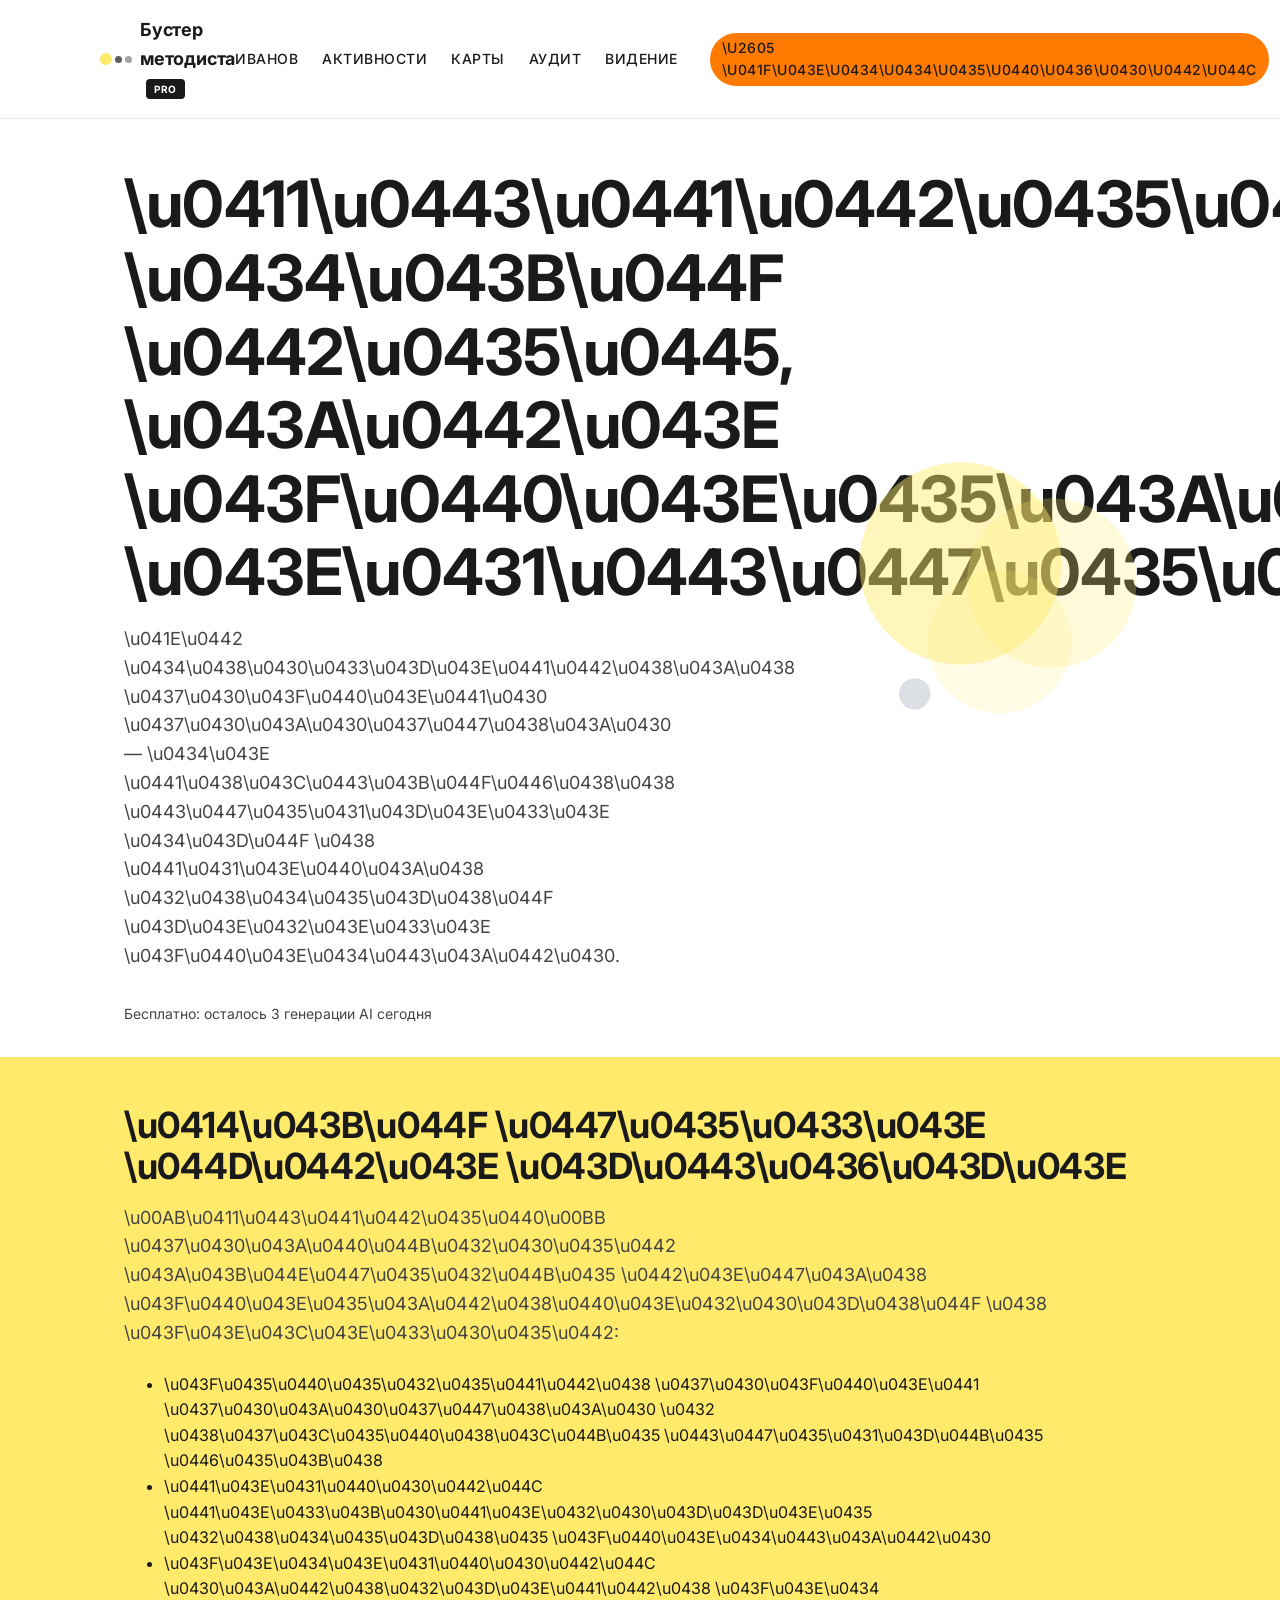
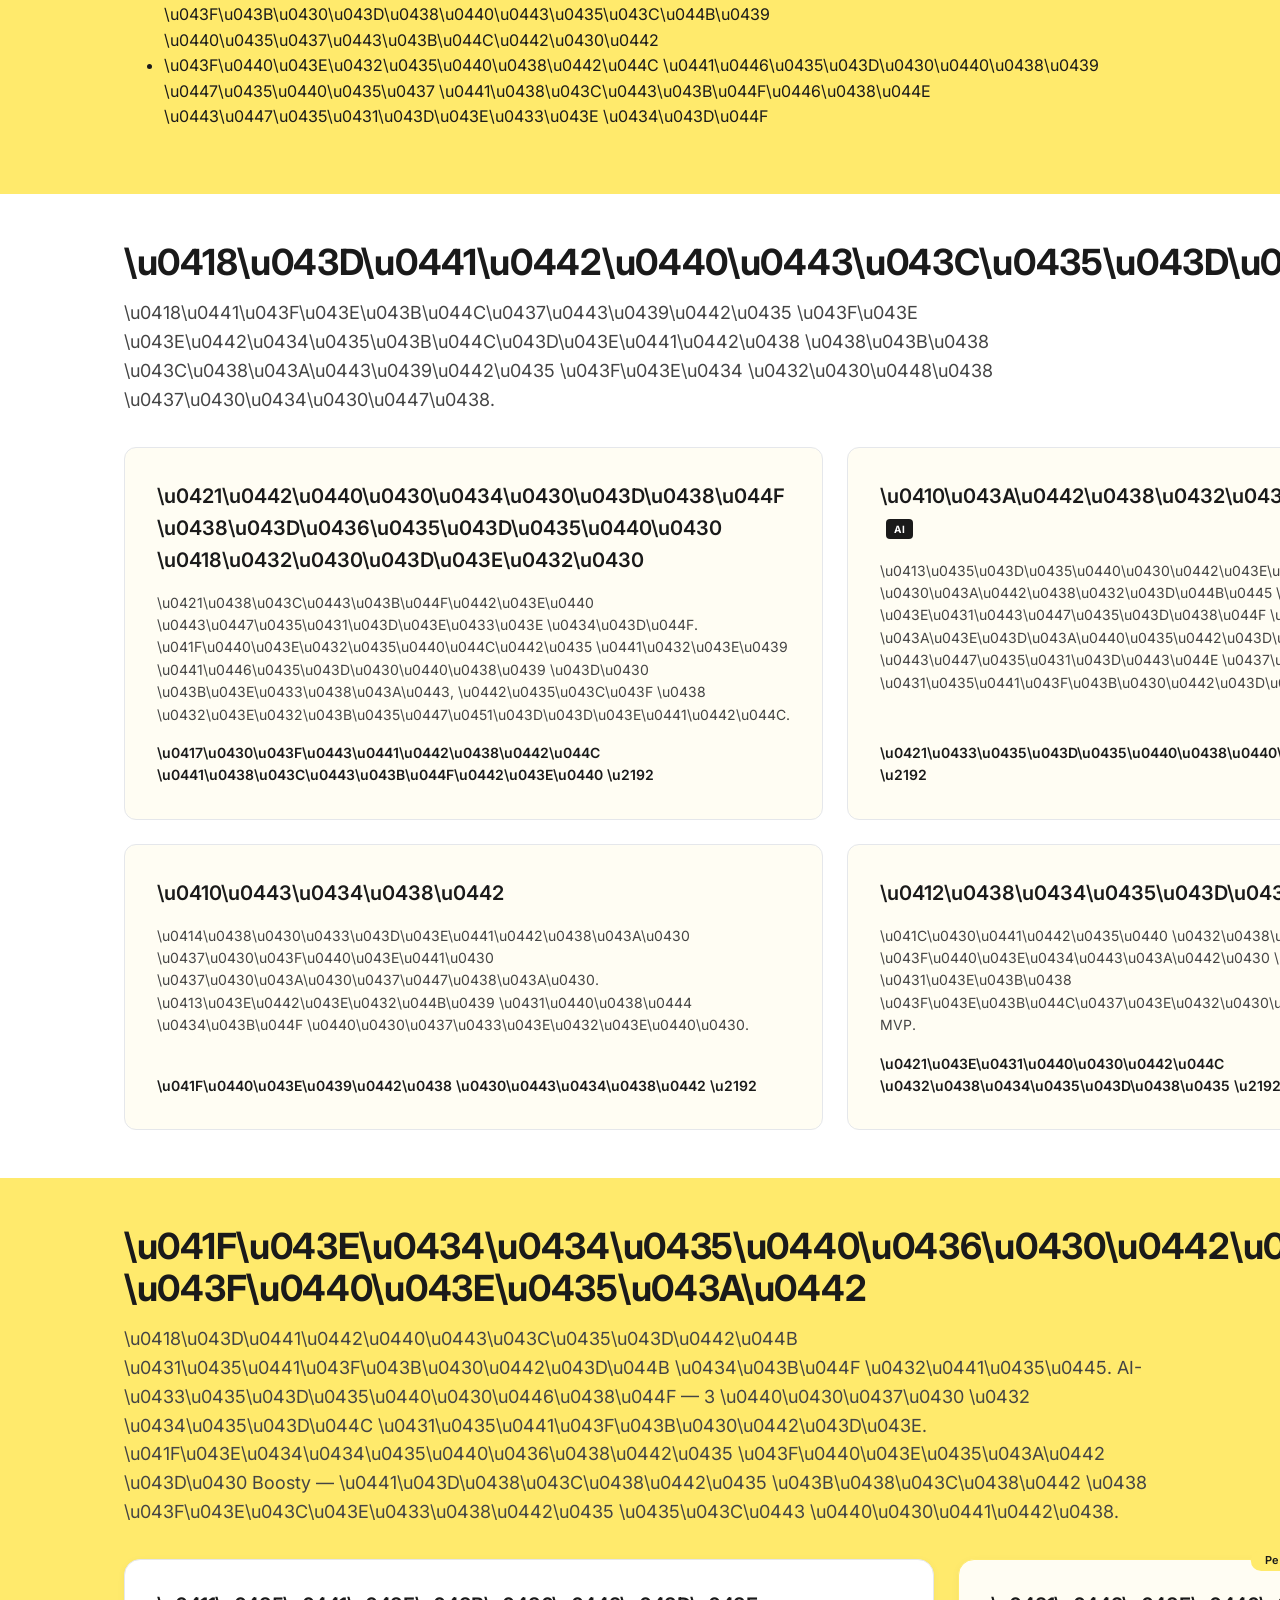
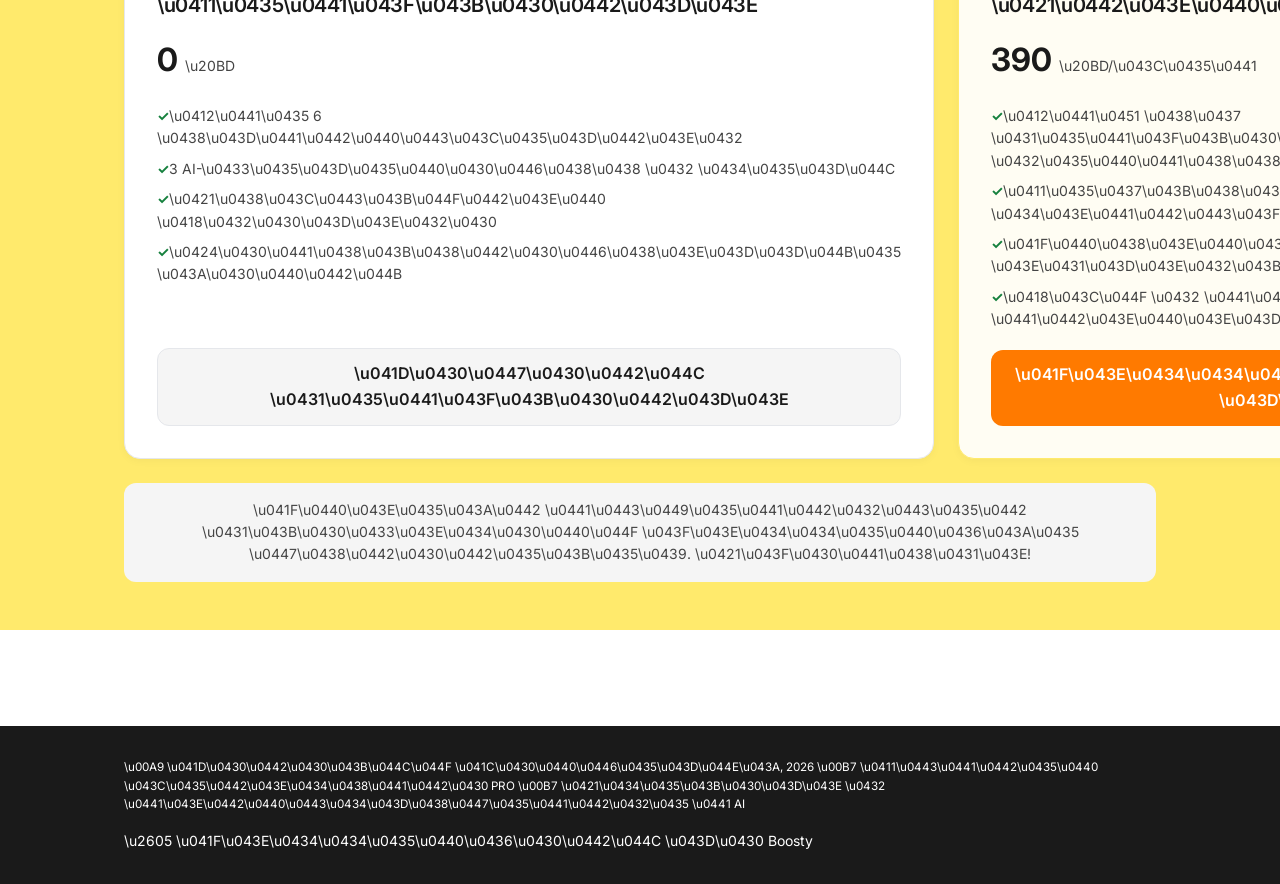
<file: index.html>
<!DOCTYPE html>
<html lang="ru">
<head>
    <meta charset="UTF-8">
    <meta name="viewport" content="width=device-width, initial-scale=1.0">
<title>Бустер методиста PRO — инструменты для L&D</title>
<meta name="description" content="Бустер методиста PRO: симулятор учебного дня, AI-генератор активностей, фасилитационные карты, аудит запроса, мастер видения, конструктор промптов. С поддержкой автора.">
    <meta name="robots" content="index, follow">
    <link rel="canonical" href="https://look85-ops.github.io/methodist-booster-pro/">
    <meta name="theme-color" content="#FFFFFF">
    <link rel="icon" href="data:image/svg+xml,<svg xmlns=%22http://www.w3.org/2000/svg%22 viewBox=%220 0 100 100%22><text y=%22.9em%22 font-size=%2290%22>⚡</text></svg>">

<meta property="og:title" content="Бустер методиста PRO — шесть инструментов для L&D">
<meta property="og:description" content="Симулятор учебного дня, AI-генератор активностей, фасилитационные карты, аудит запроса заказчика, мастер видения продукта, конструктор промптов.">
    <meta property="og:url" content="https://look85-ops.github.io/methodist-booster-pro/">
    <meta property="og:type" content="website">
    <meta property="og:site_name" content="Бустер методиста PRO">
    <meta property="og:locale" content="ru_RU">

    <meta name="twitter:card" content="summary">
    <meta name="twitter:title" content="Бустер методиста PRO — инструменты для L&D">
    <meta name="twitter:description" content="Симулятор, генератор, карты, аудит, видение, промпты — шесть AI-инструментов для методиста.">

    <link rel="preconnect" href="https://fonts.googleapis.com">
    <link rel="preconnect" href="https://fonts.gstatic.com" crossorigin>
    <link href="https://fonts.googleapis.com/css2?family=Inter:wght@400;500;600;700&display=swap" rel="stylesheet">

    <link rel="stylesheet" href="styles/tokens.css">
    <link rel="stylesheet" href="styles/base.css">
    <link rel="stylesheet" href="styles/components.css">
    <style>
.boosty-badge {
  display: inline-flex;
  align-items: center;
  gap: 6px;
  padding: 4px 12px;
  background: #FF7A00;
  color: #fff;
  border-radius: 999px;
  font-size: 12px;
  font-weight: 600;
  text-decoration: none;
  margin-left: 8px;
}
.pricing-grid {
  display: grid;
  grid-template-columns: repeat(2, 1fr);
  gap: var(--s-4);
  margin-top: var(--s-5);
}
@media (max-width: 680px) {
  .pricing-grid { grid-template-columns: 1fr; }
}
.pricing-card {
  display: flex;
  flex-direction: column;
  gap: var(--s-3);
  padding: var(--s-5);
  border: 1px solid var(--border);
  border-radius: var(--radius-lg);
  background: var(--bg-elev);
  box-shadow: var(--shadow-sm);
}
.pricing-card.pro {
  border-color: var(--bg-yellow);
  background: color-mix(in srgb, var(--bg-elev) 92%, var(--bg-yellow) 8%);
  position: relative;
}
.pricing-card.pro::before {
  content: '\0420\0435\043A\043E\043C\0435\043D\0434\0443\0435\043C';
  position: absolute;
  top: -10px;
  left: 50%;
  transform: translateX(-50%);
  background: var(--bg-yellow);
  color: var(--text);
  padding: 2px 14px;
  border-radius: 999px;
  font-size: 11px;
  font-weight: 600;
  letter-spacing: 0.5px;
}
.pricing-card h3 { font-size: var(--fs-h3); margin: 0; }
.pricing-card .price {
  font-size: 32px;
  font-weight: 700;
  color: var(--accent);
}
.pricing-card .price small {
  font-size: 14px;
  font-weight: 400;
  color: var(--text-muted);
}
.pricing-card ul {
  margin: 0;
  padding: 0;
  list-style: none;
}
.pricing-card ul li {
  padding: 4px 0;
  font-size: var(--fs-small);
  color: var(--text-muted);
}
.pricing-card ul li::before {
  content: '\2713 ';
  color: var(--success);
  font-weight: 700;
}
.pricing-cta {
  display: inline-block;
  padding: 12px 24px;
  border-radius: var(--radius);
  font-weight: 600;
  text-align: center;
  text-decoration: none;
  transition: transform var(--t) var(--ease);
}
.pricing-cta:hover { transform: translateY(-2px); }
.pricing-cta.boosty {
  background: #FF7A00;
  color: #fff;
}
.pricing-cta.ghost {
  background: var(--bg-soft);
  color: var(--text);
  border: 1px solid var(--border);
}
.supporters {
  margin-top: var(--s-4);
  padding: var(--s-3);
  background: var(--bg-soft);
  border-radius: var(--radius);
  font-size: var(--fs-small);
  color: var(--text-muted);
  text-align: center;
}
.pro-badge {
  display: inline-block;
  background: var(--accent);
  color: var(--text-inverse);
  font-size: 10px;
  font-weight: 700;
  letter-spacing: 0.5px;
  padding: 2px 8px;
  border-radius: 4px;
  margin-left: 6px;
  vertical-align: middle;
}
    </style>
</head>
<body>

<header class="site-header">
    <div class="container nav">
        <a class="brand" href="index.html" aria-label="Бустер методиста PRO — на главную">
            <span class="brand-dots" aria-hidden="true">
                <span></span><span></span><span></span>
            </span>
            <span>Бустер методиста <span class="pro-badge">PRO</span></span>
        </a>
        <button class="hamburger" id="hamburgerBtn" aria-label="Меню" aria-expanded="false">
            <span></span><span></span><span></span>
        </button>
        <nav class="nav-links" id="navLinks" aria-label="Инструменты">
            <a href="ivanov.html">Иванов</a>
            <a href="activities.html">Активности</a>
            <a href="cards.html">Карты</a>
            <a href="audit.html">Аудит</a>
            <a href="vision.html">Видение</a>
            <a class="boosty-badge" href="https://boosty.to/natalialnd" target="_blank" rel="noopener">\u2605 \u041F\u043E\u0434\u0434\u0435\u0440\u0436\u0430\u0442\u044C</a>
        </nav>
    </div>
</header>

<main>
    <section class="hero">
        <div class="container hero-grid">
            <div class="hero-content">
                <h1>\u0411\u0443\u0441\u0442\u0435\u0440 \u0434\u043B\u044F \u0442\u0435\u0445, \u043A\u0442\u043E \u043F\u0440\u043E\u0435\u043A\u0442\u0438\u0440\u0443\u0435\u0442 \u043E\u0431\u0443\u0447\u0435\u043D\u0438\u0435</h1>
                <p class="hero-lead">
                    \u041E\u0442 \u0434\u0438\u0430\u0433\u043D\u043E\u0441\u0442\u0438\u043A\u0438 \u0437\u0430\u043F\u0440\u043E\u0441\u0430 \u0437\u0430\u043A\u0430\u0437\u0447\u0438\u043A\u0430 — \u0434\u043E \u0441\u0438\u043C\u0443\u043B\u044F\u0446\u0438\u0438 \u0443\u0447\u0435\u0431\u043D\u043E\u0433\u043E \u0434\u043D\u044F \u0438 \u0441\u0431\u043E\u0440\u043A\u0438 \u0432\u0438\u0434\u0435\u043D\u0438\u044F \u043D\u043E\u0432\u043E\u0433\u043E \u043F\u0440\u043E\u0434\u0443\u043A\u0442\u0430.
                </p>
                <p style="color: var(--text-muted); font-size: var(--fs-small)">
                    \u0411\u0435\u0441\u043F\u043B\u0430\u0442\u043D\u044B\u0435 \u0438\u043D\u0441\u0442\u0440\u0443\u043C\u0435\u043D\u0442\u044B \u0441 \u043B\u0438\u043C\u0438\u0442\u043E\u043C 3 AI-\u0433\u0435\u043D\u0435\u0440\u0430\u0446\u0438\u0438/\u0434\u0435\u043D\u044C. \u041F\u043E\u0434\u0434\u0435\u0440\u0436\u0438\u0442\u0435 \u043F\u0440\u043E\u0435\u043A\u0442 — \u0441\u043D\u0438\u043C\u0438\u0442\u0435 \u043B\u0438\u043C\u0438\u0442.
                </p>
            </div>

            <div class="hero-illustration" aria-hidden="true">
    <svg viewBox="0 0 460 460" xmlns="http://www.w3.org/2000/svg" width="100%" height="100%">
        <circle cx="160" cy="180" r="155" fill="#FFEA6C" opacity="0.45"/>
        <circle cx="300" cy="210" r="130" fill="#FFEA6C" opacity="0.25"/>
        <circle cx="220" cy="300" r="110" fill="#FFEA6C" opacity="0.18"/>
        <circle cx="90" cy="380" r="24" fill="#9CA3AF" opacity="0.35"/>
    </svg>
</div>
</div>
</section>

    <section id="benefits" class="sec-y" aria-labelledby="benefits-title">
        <div class="container">
            <h2 id="benefits-title">\u0414\u043B\u044F \u0447\u0435\u0433\u043E \u044D\u0442\u043E \u043D\u0443\u0436\u043D\u043E</h2>
            <p class="lead" style="margin-top: var(--s-3)">\u00AB\u0411\u0443\u0441\u0442\u0435\u0440\u00BB \u0437\u0430\u043A\u0440\u044B\u0432\u0430\u0435\u0442 \u043A\u043B\u044E\u0447\u0435\u0432\u044B\u0435 \u0442\u043E\u0447\u043A\u0438 \u043F\u0440\u043E\u0435\u043A\u0442\u0438\u0440\u043E\u0432\u0430\u043D\u0438\u044F \u0438 \u043F\u043E\u043C\u043E\u0433\u0430\u0435\u0442:</p>
            <ul style="margin-top: var(--s-4)">
                <li>\u043F\u0435\u0440\u0435\u0432\u0435\u0441\u0442\u0438 \u0437\u0430\u043F\u0440\u043E\u0441 \u0437\u0430\u043A\u0430\u0437\u0447\u0438\u043A\u0430 \u0432 \u0438\u0437\u043C\u0435\u0440\u0438\u043C\u044B\u0435 \u0443\u0447\u0435\u0431\u043D\u044B\u0435 \u0446\u0435\u043B\u0438</li>
                <li>\u0441\u043E\u0431\u0440\u0430\u0442\u044C \u0441\u043E\u0433\u043B\u0430\u0441\u043E\u0432\u0430\u043D\u043D\u043E\u0435 \u0432\u0438\u0434\u0435\u043D\u0438\u0435 \u043F\u0440\u043E\u0434\u0443\u043A\u0442\u0430</li>
                <li>\u043F\u043E\u0434\u043E\u0431\u0440\u0430\u0442\u044C \u0430\u043A\u0442\u0438\u0432\u043D\u043E\u0441\u0442\u0438 \u043F\u043E\u0434 \u043F\u043B\u0430\u043D\u0438\u0440\u0443\u0435\u043C\u044B\u0439 \u0440\u0435\u0437\u0443\u043B\u044C\u0442\u0430\u0442</li>
                <li>\u043F\u0440\u043E\u0432\u0435\u0440\u0438\u0442\u044C \u0441\u0446\u0435\u043D\u0430\u0440\u0438\u0439 \u0447\u0435\u0440\u0435\u0437 \u0441\u0438\u043C\u0443\u043B\u044F\u0446\u0438\u044E \u0443\u0447\u0435\u0431\u043D\u043E\u0433\u043E \u0434\u043D\u044F</li>
            </ul>
        </div>
    </section>

    <section id="tools" aria-labelledby="tools-title">
        <div class="container">
            <h2 id="tools-title">\u0418\u043D\u0441\u0442\u0440\u0443\u043C\u0435\u043D\u0442\u044B</h2>
            <p class="lead" style="margin-top: var(--s-3)">\u0418\u0441\u043F\u043E\u043B\u044C\u0437\u0443\u0439\u0442\u0435 \u043F\u043E \u043E\u0442\u0434\u0435\u043B\u044C\u043D\u043E\u0441\u0442\u0438 \u0438\u043B\u0438 \u043C\u0438\u043A\u0443\u0439\u0442\u0435 \u043F\u043E\u0434 \u0432\u0430\u0448\u0438 \u0437\u0430\u0434\u0430\u0447\u0438.</p>

            <div class="tools-grid" style="margin-top: var(--s-5)">
                <a class="tool-card ivanov" href="ivanov.html">
                    <span class="tool-name">\u0421\u0442\u0440\u0430\u0434\u0430\u043D\u0438\u044F \u0438\u043D\u0436\u0435\u043D\u0435\u0440\u0430 \u0418\u0432\u0430\u043D\u043E\u0432\u0430</span>
                    <span class="tool-desc">\u0421\u0438\u043C\u0443\u043B\u044F\u0442\u043E\u0440 \u0443\u0447\u0435\u0431\u043D\u043E\u0433\u043E \u0434\u043D\u044F. \u041F\u0440\u043E\u0432\u0435\u0440\u044C\u0442\u0435 \u0441\u0432\u043E\u0439 \u0441\u0446\u0435\u043D\u0430\u0440\u0438\u0439 \u043D\u0430 \u043B\u043E\u0433\u0438\u043A\u0443, \u0442\u0435\u043C\u043F \u0438 \u0432\u043E\u0432\u043B\u0435\u0447\u0451\u043D\u043D\u043E\u0441\u0442\u044C.</span>
                    <span class="tool-cta">\u0417\u0430\u043F\u0443\u0441\u0442\u0438\u0442\u044C \u0441\u0438\u043C\u0443\u043B\u044F\u0442\u043E\u0440 \u2192</span>
                </a>

                <a class="tool-card activities" href="activities.html">
                    <span class="tool-name">\u0410\u043A\u0442\u0438\u0432\u043D\u043E\u0441\u0442\u0438 <span class="pro-badge">AI</span></span>
                    <span class="tool-desc">\u0413\u0435\u043D\u0435\u0440\u0430\u0442\u043E\u0440 \u0430\u043A\u0442\u0438\u0432\u043D\u044B\u0445 \u0444\u043E\u0440\u043C \u043E\u0431\u0443\u0447\u0435\u043D\u0438\u044F \u043F\u043E\u0434 \u043A\u043E\u043D\u043A\u0440\u0435\u0442\u043D\u0443\u044E \u0443\u0447\u0435\u0431\u043D\u0443\u044E \u0437\u0430\u0434\u0430\u0447\u0443. 3 \u0431\u0435\u0441\u043F\u043B\u0430\u0442\u043D\u043E \u0432 \u0434\u0435\u043D\u044C.</span>
                    <span class="tool-cta">\u0421\u0433\u0435\u043D\u0435\u0440\u0438\u0440\u043E\u0432\u0430\u0442\u044C \u2192</span>
                </a>

                <a class="tool-card cards" href="cards.html">
                    <span class="tool-name">\u041A\u0430\u0440\u0442\u044B</span>
                    <span class="tool-desc">\u0424\u0430\u0441\u0438\u043B\u0438\u0442\u0430\u0446\u0438\u043E\u043D\u043D\u044B\u0435 \u0432\u043E\u043F\u0440\u043E\u0441\u044B \u0432 \u043F\u044F\u0442\u0438 \u043A\u0430\u0442\u0435\u0433\u043E\u0440\u0438\u044F\u0445, \u0441 \u0438\u043D\u0441\u0442\u0440\u0443\u043A\u0446\u0438\u0435\u0439 \u0432\u0435\u0434\u0443\u0449\u0435\u043C\u0443.</span>
                    <span class="tool-cta">\u0412\u044B\u0442\u044F\u043D\u0443\u0442\u044C \u043A\u0430\u0440\u0442\u0443 \u2192</span>
                </a>

                <a class="tool-card audit" href="audit.html">
                    <span class="tool-name">\u0410\u0443\u0434\u0438\u0442</span>
                    <span class="tool-desc">\u0414\u0438\u0430\u0433\u043D\u043E\u0441\u0442\u0438\u043A\u0430 \u0437\u0430\u043F\u0440\u043E\u0441\u0430 \u0437\u0430\u043A\u0430\u0437\u0447\u0438\u043A\u0430. \u0413\u043E\u0442\u043E\u0432\u044B\u0439 \u0431\u0440\u0438\u0444 \u0434\u043B\u044F \u0440\u0430\u0437\u0433\u043E\u0432\u043E\u0440\u0430.</span>
                    <span class="tool-cta">\u041F\u0440\u043E\u0439\u0442\u0438 \u0430\u0443\u0434\u0438\u0442 \u2192</span>
                </a>

                <a class="tool-card vision" href="vision.html">
                    <span class="tool-name">\u0412\u0438\u0434\u0435\u043D\u0438\u0435</span>
                    <span class="tool-desc">\u041C\u0430\u0441\u0442\u0435\u0440 \u0432\u0438\u0434\u0435\u043D\u0438\u044F \u043F\u0440\u043E\u0434\u0443\u043A\u0442\u0430 \u043F\u043E Lean / JTBD. \u041E\u0442 \u0431\u043E\u043B\u0438 \u043F\u043E\u043B\u044C\u0437\u043E\u0432\u0430\u0442\u0435\u043B\u044F — \u043A MVP.</span>
                    <span class="tool-cta">\u0421\u043E\u0431\u0440\u0430\u0442\u044C \u0432\u0438\u0434\u0435\u043D\u0438\u0435 \u2192</span>
                </a>

                <a class="tool-card" href="prompts.html">
                    <span class="tool-name">AI-\u0438\u043D\u0441\u0442\u0440\u0443\u043C\u0435\u043D\u0442\u044B</span>
                    <span class="tool-desc">\u041A\u043E\u043D\u0441\u0442\u0440\u0443\u043A\u0442\u043E\u0440 \u043F\u0440\u043E\u043C\u043F\u0442\u043E\u0432 \u0438 \u0441\u043E\u0432\u0435\u0442\u044B \u043F\u043E \u0440\u0430\u0431\u043E\u0442\u0435 \u0441 AI.</span>
                    <span class="tool-cta">\u041E\u0442\u043A\u0440\u044B\u0442\u044C \u043A\u043E\u043D\u0441\u0442\u0440\u0443\u043A\u0442\u043E\u0440 \u2192</span>
                </a>
            </div>
        </div>
    </section>

    <section class="sec-y" aria-labelledby="pricing-title">
      <div class="container">
        <h2 id="pricing-title">\u041F\u043E\u0434\u0434\u0435\u0440\u0436\u0430\u0442\u044C \u043F\u0440\u043E\u0435\u043A\u0442</h2>
        <p class="lead" style="margin-top: var(--s-3)">
          \u0418\u043D\u0441\u0442\u0440\u0443\u043C\u0435\u043D\u0442\u044B \u0431\u0435\u0441\u043F\u043B\u0430\u0442\u043D\u044B \u0434\u043B\u044F \u0432\u0441\u0435\u0445. AI-\u0433\u0435\u043D\u0435\u0440\u0430\u0446\u0438\u044F — 3 \u0440\u0430\u0437\u0430 \u0432 \u0434\u0435\u043D\u044C \u0431\u0435\u0441\u043F\u043B\u0430\u0442\u043D\u043E.
          \u041F\u043E\u0434\u0434\u0435\u0440\u0436\u0438\u0442\u0435 \u043F\u0440\u043E\u0435\u043A\u0442 \u043D\u0430 Boosty — \u0441\u043D\u0438\u043C\u0438\u0442\u0435 \u043B\u0438\u043C\u0438\u0442 \u0438 \u043F\u043E\u043C\u043E\u0433\u0438\u0442\u0435 \u0435\u043C\u0443 \u0440\u0430\u0441\u0442\u0438.
        </p>

        <div class="pricing-grid">
          <div class="pricing-card">
            <h3>\u0411\u0435\u0441\u043F\u043B\u0430\u0442\u043D\u043E</h3>
            <div class="price">0 <small>\u20BD</small></div>
            <ul>
              <li>\u0412\u0441\u0435 6 \u0438\u043D\u0441\u0442\u0440\u0443\u043C\u0435\u043D\u0442\u043E\u0432</li>
              <li>3 AI-\u0433\u0435\u043D\u0435\u0440\u0430\u0446\u0438\u0438 \u0432 \u0434\u0435\u043D\u044C</li>
              <li>\u0421\u0438\u043C\u0443\u043B\u044F\u0442\u043E\u0440 \u0418\u0432\u0430\u043D\u043E\u0432\u0430</li>
              <li>\u0424\u0430\u0441\u0438\u043B\u0438\u0442\u0430\u0446\u0438\u043E\u043D\u043D\u044B\u0435 \u043A\u0430\u0440\u0442\u044B</li>
            </ul>
            <div style="flex:1"></div>
            <a class="pricing-cta ghost" href="activities.html">\u041D\u0430\u0447\u0430\u0442\u044C \u0431\u0435\u0441\u043F\u043B\u0430\u0442\u043D\u043E</a>
          </div>

          <div class="pricing-card pro">
            <h3>\u0421\u0442\u043E\u0440\u043E\u043D\u043D\u0438\u043A</h3>
            <div class="price">390 <small>\u20BD/\u043C\u0435\u0441</small></div>
            <ul>
              <li>\u0412\u0441\u0451 \u0438\u0437 \u0431\u0435\u0441\u043F\u043B\u0430\u0442\u043D\u043E\u0439 \u0432\u0435\u0440\u0441\u0438\u0438</li>
              <li>\u0411\u0435\u0437\u043B\u0438\u043C\u0438\u0442\u043D\u044B\u0439 AI-\u0434\u043E\u0441\u0442\u0443\u043F</li>
              <li>\u041F\u0440\u0438\u043E\u0440\u0438\u0442\u0435\u0442\u043D\u044B\u0435 \u043E\u0431\u043D\u043E\u0432\u043B\u0435\u043D\u0438\u044F</li>
              <li>\u0418\u043C\u044F \u0432 \u0441\u043F\u0438\u0441\u043A\u0435 \u0441\u0442\u043E\u0440\u043E\u043D\u043D\u0438\u043A\u043E\u0432</li>
            </ul>
            <a class="pricing-cta boosty" href="https://boosty.to/natalialnd" target="_blank" rel="noopener">\u041F\u043E\u0434\u0434\u0435\u0440\u0436\u0430\u0442\u044C \u043D\u0430 Boosty</a>
          </div>
        </div>

        <div class="supporters" id="supporters-list">
          <p>\u041F\u0440\u043E\u0435\u043A\u0442 \u0441\u0443\u0449\u0435\u0441\u0442\u0432\u0443\u0435\u0442 \u0431\u043B\u0430\u0433\u043E\u0434\u0430\u0440\u044F \u043F\u043E\u0434\u0434\u0435\u0440\u0436\u043A\u0435 \u0447\u0438\u0442\u0430\u0442\u0435\u043B\u0435\u0439. \u0421\u043F\u0430\u0441\u0438\u0431\u043E!</p>
        </div>
      </div>
    </section>
</main>

<footer class="site-footer">
    <div class="container footer-row">
        <small>\u00A9 \u041D\u0430\u0442\u0430\u043B\u044C\u044F \u041C\u0430\u0440\u0446\u0435\u043D\u044E\u043A, 2026 \u00B7 \u0411\u0443\u0441\u0442\u0435\u0440 \u043C\u0435\u0442\u043E\u0434\u0438\u0441\u0442\u0430 PRO \u00B7 \u0421\u0434\u0435\u043B\u0430\u043D\u043E \u0432 \u0441\u043E\u0442\u0440\u0443\u0434\u043D\u0438\u0447\u0435\u0441\u0442\u0432\u0435 \u0441 AI</small>
        <a href="https://boosty.to/natalialnd" target="_blank" rel="noopener" class="footer-links" style="color:var(--text-inverse);display:inline-flex;align-items:center;gap:6px">\u2605 \u041F\u043E\u0434\u0434\u0435\u0440\u0436\u0430\u0442\u044C \u043D\u0430 Boosty</a>
    </div>
</footer>

<script src="js/boosty.js"></script>
<script>
document.getElementById('hamburgerBtn')?.addEventListener('click', function() {
    const nav = document.getElementById('navLinks');
    const expanded = this.getAttribute('aria-expanded') === 'true';
    nav.classList.toggle('open');
    this.setAttribute('aria-expanded', !expanded);
});

(function() {
  if (window.BOOSTY) {
    const remaining = BOOSTY.getRemaining();
    const badge = document.querySelector('.hero-lead + p');
    if (badge && remaining !== Infinity) {
      badge.textContent = '\u0411\u0435\u0441\u043F\u043B\u0430\u0442\u043D\u043E: \u043E\u0441\u0442\u0430\u043B\u043E\u0441\u044C ' + remaining + ' ' + BOOSTY.pluralize(remaining, '\u0433\u0435\u043D\u0435\u0440\u0430\u0446\u0438\u044F', '\u0433\u0435\u043D\u0435\u0440\u0430\u0446\u0438\u0438', '\u0433\u0435\u043D\u0435\u0440\u0430\u0446\u0438\u0439') + ' AI \u0441\u0435\u0433\u043E\u0434\u043D\u044F';
    }
  }
})();
</script>
</body>
</html>
</file>
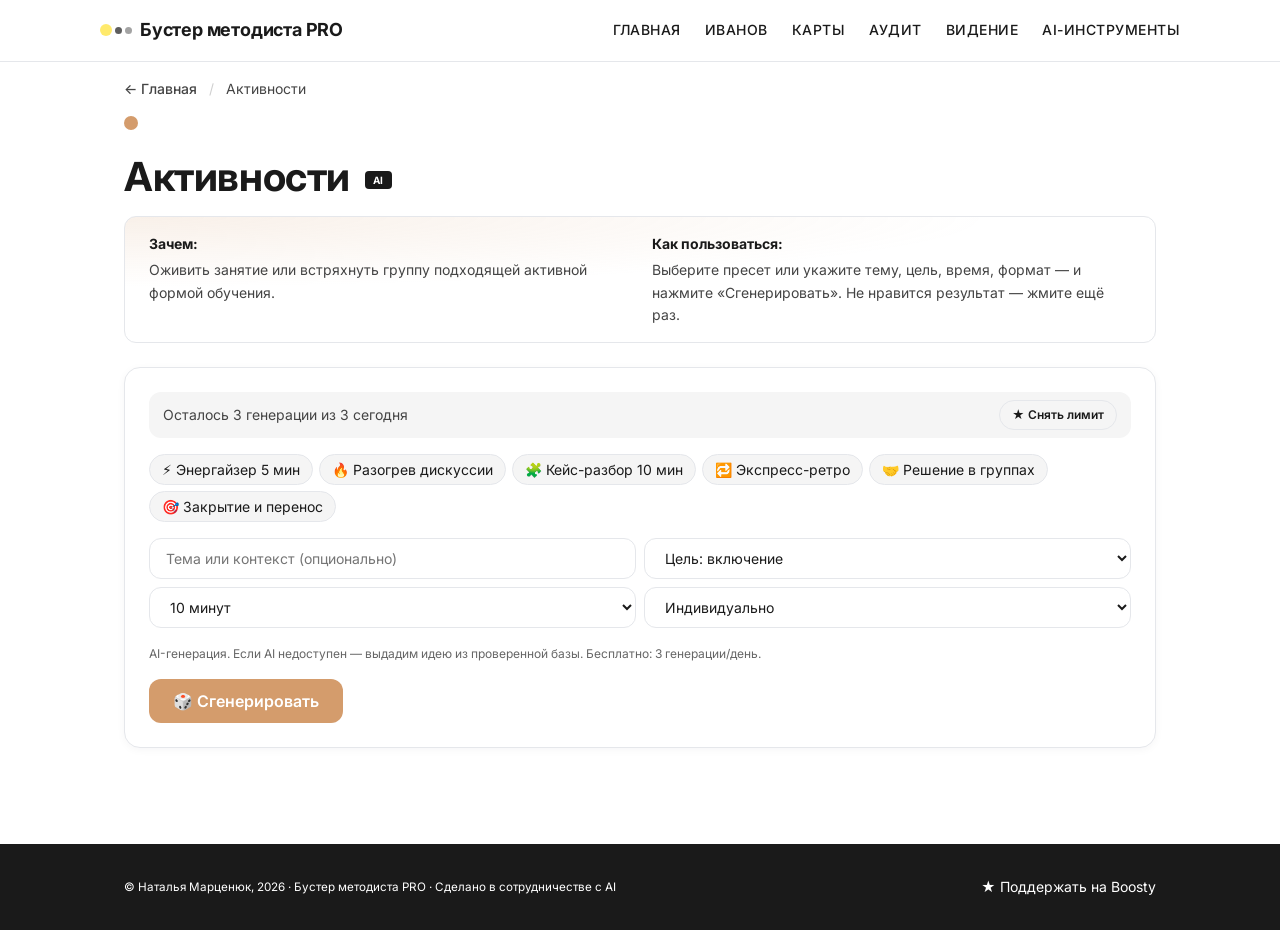
<file: activities.html>
<!DOCTYPE html>
<html lang="ru">
<head>
    <meta charset="UTF-8">
    <meta name="viewport" content="width=device-width, initial-scale=1.0">
    <title>Активности — Бустер методиста PRO</title>
    <meta name="description" content="AI-генератор активных форм обучения под вашу задачу. Пресеты и логика выбора под цель, время и формат.">
    <meta name="robots" content="index, follow">
    <link rel="canonical" href="https://look85-ops.github.io/methodist-booster-pro/activities.html">
    <meta name="theme-color" content="#FFFFFF">

    <link rel="preconnect" href="https://fonts.googleapis.com">
    <link rel="preconnect" href="https://fonts.gstatic.com" crossorigin>
    <link href="https://fonts.googleapis.com/css2?family=Inter:wght@400;500;600;700&display=swap" rel="stylesheet">

    <link rel="stylesheet" href="styles/tokens.css">
    <link rel="stylesheet" href="styles/base.css">
    <link rel="stylesheet" href="styles/components.css">
    <link rel="stylesheet" href="styles/pages.css">
</head>
<body class="tool-page activities">

<header class="site-header">
    <div class="container nav">
        <a class="brand" href="index.html" aria-label="Бустер методиста PRO — на главную">
            <span class="brand-dots" aria-hidden="true">
                <span></span><span></span><span></span>
            </span>
            <span>Бустер методиста PRO</span>
        </a>
        <button class="hamburger" id="hamburgerBtn" aria-label="Меню" aria-expanded="false">
            <span></span><span></span><span></span>
        </button>
        <nav class="nav-links" id="navLinks" aria-label="Инструменты">
            <a href="index.html">Главная</a>
            <a href="ivanov.html">Иванов</a>
            <a href="cards.html">Карты</a>
            <a href="audit.html">Аудит</a>
            <a href="vision.html">Видение</a>
            <a href="prompts.html">AI-инструменты</a>
        </nav>
    </div>
</header>

<main class="container">
    <div class="breadcrumb">
        <a href="index.html">← Главная</a>
        <span class="sep">/</span>
        <span>Активности</span>
    </div>

    <div class="tool-intro">
        <span class="tool-mark" aria-hidden="true"></span>
        <h1>Активности <span class="pro-badge">AI</span></h1>
         <div class="tool-info">
             <div>
                 <strong>Зачем:</strong>
                 Оживить занятие или встряхнуть группу подходящей активной формой обучения.
             </div>
             <div>
                 <strong>Как пользоваться:</strong>
                Выберите пресет или укажите тему, цель, время, формат — и нажмите «Сгенерировать». 
                Не нравится результат — жмите ещё раз.
             </div>
         </div>
     </div>

    <section class="tool-canvas">
        <div id="usageCounter" style="margin-bottom:var(--s-3);padding:8px 14px;background:var(--bg-soft);border-radius:var(--radius);font-size:var(--fs-small);color:var(--text-muted);display:flex;justify-content:space-between;align-items:center;flex-wrap:wrap;gap:8px">
            <span id="usageText">Загрузка...</span>
            <a href="https://boosty.to/natalialnd" target="_blank" rel="noopener" style="font-weight:600;color:var(--text);text-decoration:none;border:1px solid var(--border);padding:4px 12px;border-radius:999px;font-size:12px">★ Снять лимит</a>
        </div>

        <div class="preset-row">
            <button class="action-btn" onclick="applyPreset('energizer')">⚡ Энергайзер 5 мин</button>
            <button class="action-btn" onclick="applyPreset('warmup')">🔥 Разогрев дискуссии</button>
            <button class="action-btn" onclick="applyPreset('case10')">🧩 Кейс-разбор 10 мин</button>
            <button class="action-btn" onclick="applyPreset('retro')">🔁 Экспресс-ретро</button>
            <button class="action-btn" onclick="applyPreset('groupSolve')">🤝 Решение в группах</button>
            <button class="action-btn" onclick="applyPreset('closure')">🎯 Закрытие и перенос</button>
        </div>

        <div class="form-grid">
            <input id="topicInput" type="text" placeholder="Тема или контекст (опционально)">
            <select id="goalSelect">
                <option value="включение">Цель: включение</option>
                <option value="осмысление">Цель: осмысление</option>
                <option value="решение">Цель: выработка решения</option>
            </select>
            <select id="timeSelect">
                <option value="5">5 минут</option>
                <option value="10" selected>10 минут</option>
                <option value="15">15 минут</option>
            </select>
            <select id="groupSelect">
                <option value="индивидуально">Индивидуально</option>
                <option value="в парах">В парах</option>
                <option value="в группах">В группах</option>
            </select>
        </div>
        <div class="api-note">AI-генерация. Если AI недоступен — выдадим идею из проверенной базы. Бесплатно: 3 генерации/день.</div>

        <button class="generate-btn" id="genActivityBtn">🎲 Сгенерировать</button>

        <div class="activity-result" id="activityResult" style="display:none"></div>
    </section>
</main>

<footer class="site-footer">
    <div class="container footer-row">
        <small>© Наталья Марценюк, 2026 · Бустер методиста PRO · Сделано в сотрудничестве с AI</small>
        <a href="https://boosty.to/natalialnd" target="_blank" rel="noopener" class="footer-links" style="color:var(--text-inverse)">★ Поддержать на Boosty</a>
    </div>
</footer>

<script src="js/boosty.js"></script>
<script src="js/activities.js"></script>
<script>
document.getElementById('hamburgerBtn')?.addEventListener('click', function() {
    document.getElementById('navLinks').classList.toggle('open');
    this.setAttribute('aria-expanded', this.getAttribute('aria-expanded') === 'true' ? 'false' : 'true');
});
</script>
</body>
</html>
</file>
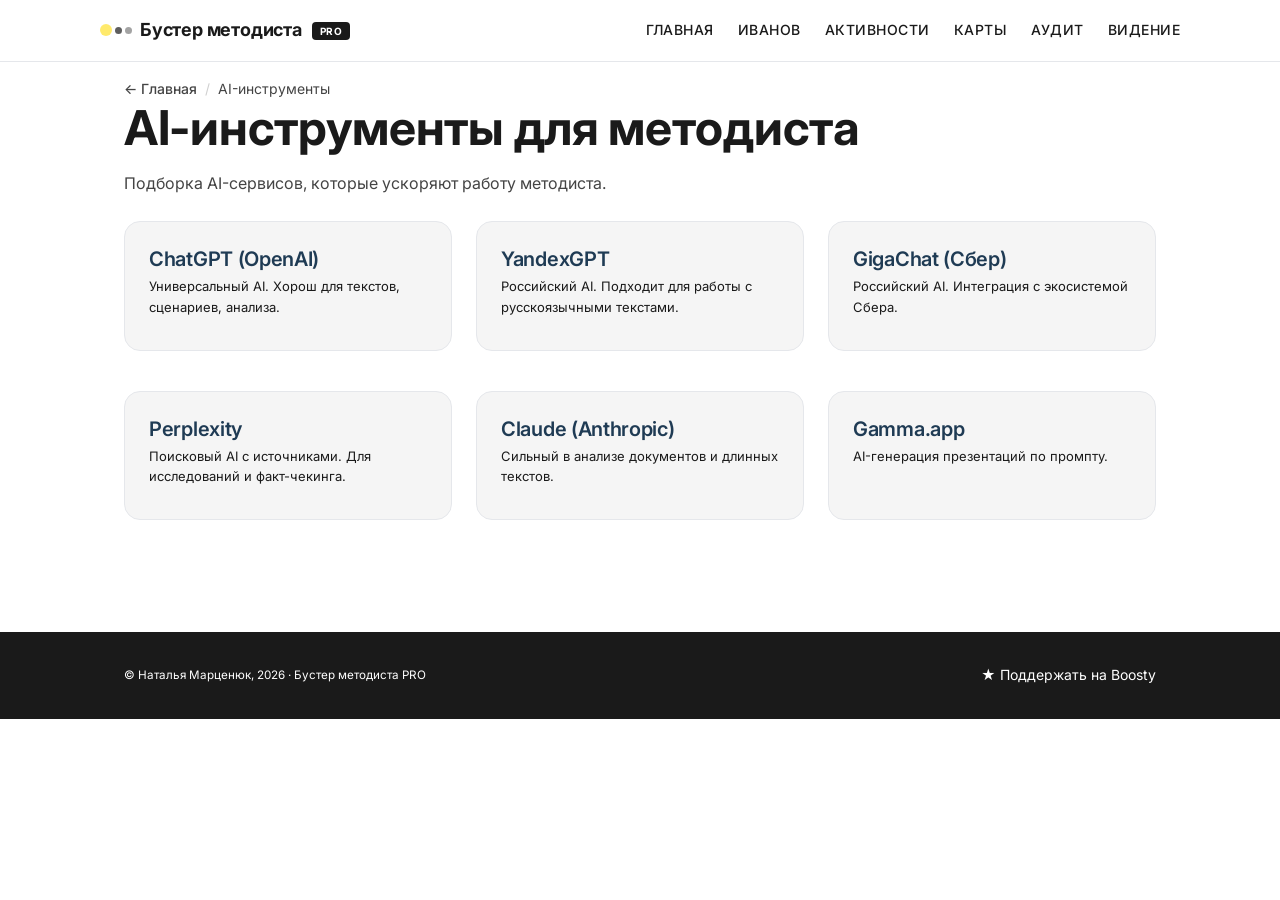
<file: ai-tools.html>
<!DOCTYPE html>
<html lang="ru">
<head>
  <meta charset="UTF-8">
  <meta name="viewport" content="width=device-width, initial-scale=1.0">
  <title>AI-инструменты для методиста — Бустер методиста PRO</title>
  <meta name="description" content="Подборка AI-сервисов для методиста.">
  <meta name="robots" content="index, follow">
  <meta name="theme-color" content="#FFFFFF">
  <link rel="preconnect" href="https://fonts.googleapis.com">
  <link rel="preconnect" href="https://fonts.gstatic.com" crossorigin>
  <link href="https://fonts.googleapis.com/css2?family=Inter:wght@400;500;600;700&display=swap" rel="stylesheet">
  <link rel="stylesheet" href="styles/tokens.css">
  <link rel="stylesheet" href="styles/base.css">
  <link rel="stylesheet" href="styles/components.css">
  <link rel="stylesheet" href="styles/pages.css">
</head>
<body class="tool-page">
  <header class="site-header">
    <div class="container nav">
      <a class="brand" href="index.html" aria-label="Бустер методиста PRO — на главную">
        <span class="brand-dots" aria-hidden="true"><span></span><span></span><span></span></span>
        <span>Бустер методиста <span class="pro-badge">PRO</span></span>
      </a>
      <button class="hamburger" id="hamburgerBtn" aria-label="Меню" aria-expanded="false"><span></span><span></span><span></span></button>
      <nav class="nav-links" id="navLinks" aria-label="Инструменты">
        <a href="index.html">Главная</a>
        <a href="ivanov.html">Иванов</a>
        <a href="activities.html">Активности</a>
        <a href="cards.html">Карты</a>
        <a href="audit.html">Аудит</a>
        <a href="vision.html">Видение</a>
      </nav>
    </div>
  </header>

  <main class="container">
    <div class="breadcrumb"><a href="index.html">← Главная</a><span class="sep">/</span><span>AI-инструменты</span></div>
    <h1>AI-инструменты для методиста</h1>
    <p style="margin-top:var(--s-3);color:var(--text-muted)">Подборка AI-сервисов, которые ускоряют работу методиста.</p>

    <div style="display:grid;grid-template-columns:repeat(auto-fill,minmax(300px,1fr));gap:var(--s-4);margin-top:var(--s-4)">
      <div class="wizard-step"><h3>ChatGPT (OpenAI)</h3><p style="font-size:13px">Универсальный AI. Хорош для текстов, сценариев, анализа.</p></div>
      <div class="wizard-step"><h3>YandexGPT</h3><p style="font-size:13px">Российский AI. Подходит для работы с русскоязычными текстами.</p></div>
      <div class="wizard-step"><h3>GigaChat (Сбер)</h3><p style="font-size:13px">Российский AI. Интеграция с экосистемой Сбера.</p></div>
      <div class="wizard-step"><h3>Perplexity</h3><p style="font-size:13px">Поисковый AI с источниками. Для исследований и факт-чекинга.</p></div>
      <div class="wizard-step"><h3>Claude (Anthropic)</h3><p style="font-size:13px">Сильный в анализе документов и длинных текстов.</p></div>
      <div class="wizard-step"><h3>Gamma.app</h3><p style="font-size:13px">AI-генерация презентаций по промпту.</p></div>
    </div>
  </main>

  <footer class="site-footer">
    <div class="container footer-row">
      <small>© Наталья Марценюк, 2026 · Бустер методиста PRO</small>
      <a href="https://boosty.to/natalialnd" target="_blank" rel="noopener" class="footer-links" style="color:var(--text-inverse)">★ Поддержать на Boosty</a>
    </div>
  </footer>

  <script>
  document.getElementById('hamburgerBtn')?.addEventListener('click', function(){
    const nav = document.getElementById('navLinks');
    const expanded = this.getAttribute('aria-expanded') === 'true';
    this.setAttribute('aria-expanded', (!expanded).toString());
    nav.classList.toggle('open');
  });
  </script>
</body>
</html>
</file>
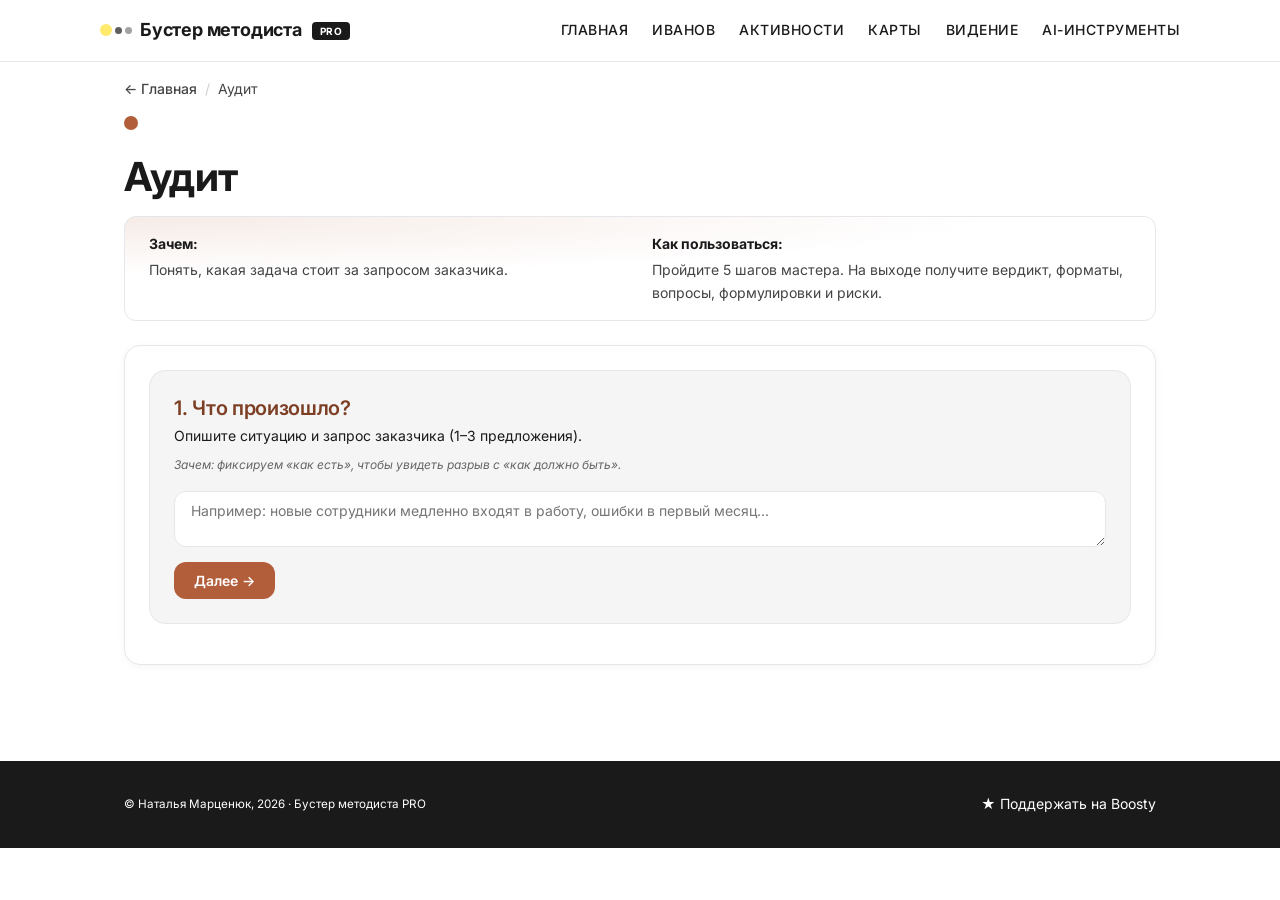
<file: audit.html>
<!DOCTYPE html>
<html lang="ru">
<head>
    <meta charset="UTF-8">
    <meta name="viewport" content="width=device-width, initial-scale=1.0">
    <title>Аудит — Бустер методиста PRO</title>
    <meta name="description" content="Диагностика запроса заказчика: 5 шагов к честному решению, формулировкам и списку рисков.">
    <meta name="robots" content="index, follow">
    <meta name="theme-color" content="#FFFFFF">
    <link rel="preconnect" href="https://fonts.googleapis.com">
    <link rel="preconnect" href="https://fonts.gstatic.com" crossorigin>
    <link href="https://fonts.googleapis.com/css2?family=Inter:wght@400;500;600;700&display=swap" rel="stylesheet">
    <link rel="stylesheet" href="styles/tokens.css">
    <link rel="stylesheet" href="styles/base.css">
    <link rel="stylesheet" href="styles/components.css">
    <link rel="stylesheet" href="styles/pages.css">
</head>
<body class="tool-page audit">

<header class="site-header">
    <div class="container nav">
        <a class="brand" href="index.html" aria-label="Бустер методиста PRO — на главную">
            <span class="brand-dots" aria-hidden="true"><span></span><span></span><span></span></span>
            <span>Бустер методиста <span class="pro-badge">PRO</span></span>
        </a>
        <button class="hamburger" id="hamburgerBtn" aria-label="Меню" aria-expanded="false"><span></span><span></span><span></span></button>
        <nav class="nav-links" id="navLinks" aria-label="Инструменты">
            <a href="index.html">Главная</a>
            <a href="ivanov.html">Иванов</a>
            <a href="activities.html">Активности</a>
            <a href="cards.html">Карты</a>
            <a href="vision.html">Видение</a>
            <a href="prompts.html">AI-инструменты</a>
        </nav>
    </div>
</header>

<main class="container">
    <div class="breadcrumb"><a href="index.html">← Главная</a><span class="sep">/</span><span>Аудит</span></div>
    <div class="tool-intro">
        <span class="tool-mark" aria-hidden="true"></span>
        <h1>Аудит</h1>
        <div class="tool-info">
            <div><strong>Зачем:</strong> Понять, какая задача стоит за запросом заказчика.</div>
            <div><strong>Как пользоваться:</strong> Пройдите 5 шагов мастера. На выходе получите вердикт, форматы, вопросы, формулировки и риски.</div>
        </div>
    </div>

    <section class="tool-canvas">
        <div class="wizard-step" id="audit1">
            <h3>1. Что произошло?</h3>
            <p>Опишите ситуацию и запрос заказчика (1–3 предложения).</p>
            <div class="step-zachem">Зачем: фиксируем «как есть», чтобы увидеть разрыв с «как должно быть».</div>
            <textarea id="auditDesc" rows="2" placeholder="Например: новые сотрудники медленно входят в работу, ошибки в первый месяц..."></textarea>
            <button class="wizard-btn" onclick="showAuditStep(2)">Далее →</button>
        </div>

        <div class="wizard-step" id="audit2" style="display:none">
            <h3>2. Кого касается?</h3>
            <p>Аудитория, для которой ищем решение.</p>
            <div class="step-zachem">Зачем: формат должен соответствовать ролям.</div>
            <select id="auditAudience">
                <option value="">— Выберите аудиторию —</option>
                <option value="executives">Топ-менеджмент / держатели функций</option>
                <option value="managers">Руководители среднего звена</option>
                <option value="employees">Сотрудники / исполнители</option>
                <option value="experts">Эксперты (знают больше тренера)</option>
                <option value="new">Новые сотрудники</option>
                <option value="cross">Кросс-функциональная команда</option>
                <option value="trainers">Внутренние тренеры / наставники</option>
            </select>
            <button class="wizard-btn" onclick="showAuditStep(3)">Далее →</button>
        </div>

        <div class="wizard-step" id="audit3" style="display:none">
            <h3>3. Что должно измениться?</h3>
            <p>Какой результат нужен заказчику. Лучше — с измеримым критерием.</p>
            <div class="step-zachem">Зачем: без критерия успеха невозможно сказать, сработало решение или нет.</div>
            <textarea id="auditGoal" rows="2" placeholder="Например: новые сотрудники выходят на план за 2 недели вместо 6..."></textarea>
            <div class="field-label">Тип результата:</div>
            <select id="auditGoalType">
                <option value="behavior">Поведение — люди делают иначе</option>
                <option value="knowledge">Знание / навык — умеют то, чего не умели</option>
                <option value="outcome">Бизнес-результат — метрика изменилась</option>
                <option value="culture">Культура / отношения — изменился способ работы вместе</option>
            </select>
            <button class="wizard-btn" onclick="showAuditStep(4)">Далее →</button>
        </div>

        <div class="wizard-step" id="audit4" style="display:none">
            <h3>4. Что мешает достичь результата?</h3>
            <p>Главная причина текущего разрыва.</p>
            <div class="step-zachem">Зачем: от этого зависит, нужно ли обучение вообще.</div>
            <div id="causeOptions"></div>
            <button class="wizard-btn" onclick="showAuditStep(5)">Далее →</button>
        </div>

        <div class="wizard-step" id="audit5" style="display:none">
            <h3>5. Какие ограничения?</h3>
            <p>Параметры, в которых должно жить решение.</p>
            <div class="step-zachem">Зачем: бюджет, срок, формат определяют, что реалистично.</div>
            <div class="field-grid">
                <select id="auditScope">
                    <option value="short">Объём: 1–4 часа</option>
                    <option value="halfday">Объём: полдня</option>
                    <option value="day" selected>Объём: 1 день</option>
                    <option value="week">Объём: программа на 1 неделю</option>
                    <option value="long">Объём: программа от месяца</option>
                </select>
                <select id="auditBudget">
                    <option value="none">Бюджет: нет</option>
                    <option value="small" selected>Бюджет: малый</option>
                    <option value="medium">Бюджет: средний</option>
                    <option value="large">Бюджет: большой</option>
                </select>
                <select id="auditPeople">
                    <option value="1">Людей: 1</option>
                    <option value="small" selected>Людей: 2–10</option>
                    <option value="medium">Людей: 10–50</option>
                    <option value="large">Людей: 50–500</option>
                    <option value="xlarge">Людей: 500+</option>
                </select>
                <select id="auditUrgency">
                    <option value="now">Срочность: на этой неделе</option>
                    <option value="month" selected>Срочность: на месяц</option>
                    <option value="quarter">Срочность: квартал и больше</option>
                </select>
                <select id="auditFormat">
                    <option value="onsite">Очно (один офис)</option>
                    <option value="distributed">Очно, но в разных городах</option>
                    <option value="hybrid" selected>Гибрид</option>
                    <option value="online">Онлайн</option>
                </select>
            </div>

            <h3 style="margin-top: var(--s-4)">Как это повлияет на систему?</h3>
            <p>Оцените влияние решения на более широкий контекст.</p>
            <div class="step-zachem">Зачем: правильное решение может создать новые проблемы.</div>
            <select id="auditSystemImpact">
                <option value="">— Выберите —</option>
                <option value="positive">Улучшит — сделает систему эффективнее</option>
                <option value="neutral">Нейтрально — не изменит систему</option>
                <option value="negative">Ухудшит — создаст новые проблемы</option>
                <option value="unknown">Не уверены — нужна диагностика</option>
            </select>
            <textarea id="auditSystemNote" rows="2" placeholder="Пояснение: какие побочные эффекты?" style="margin-top:var(--s-2)"></textarea>
            <button class="wizard-btn" onclick="showAuditStep(6)" style="margin-top: var(--s-3)">Получить вердикт →</button>
        </div>

        <div class="wizard-step" id="audit6" style="display:none">
            <h3>Вердикт</h3>
            <div id="auditVerdict"></div>
            <button class="wizard-btn" style="margin-top: var(--s-3); background: var(--text-soft)" onclick="resetAudit()">🔄 Пройти заново</button>
        </div>
    </section>
</main>

<footer class="site-footer">
    <div class="container footer-row">
        <small>© Наталья Марценюк, 2026 · Бустер методиста PRO</small>
        <a href="https://boosty.to/natalialnd" target="_blank" rel="noopener" class="footer-links" style="color:var(--text-inverse)">★ Поддержать на Boosty</a>
    </div>
</footer>

<script src="js/audit.js"></script>
<script>
document.getElementById('hamburgerBtn')?.addEventListener('click', function() {
    document.getElementById('navLinks').classList.toggle('open');
    this.setAttribute('aria-expanded', this.getAttribute('aria-expanded') === 'true' ? 'false' : 'true');
});
</script>
</body>
</html>
</file>
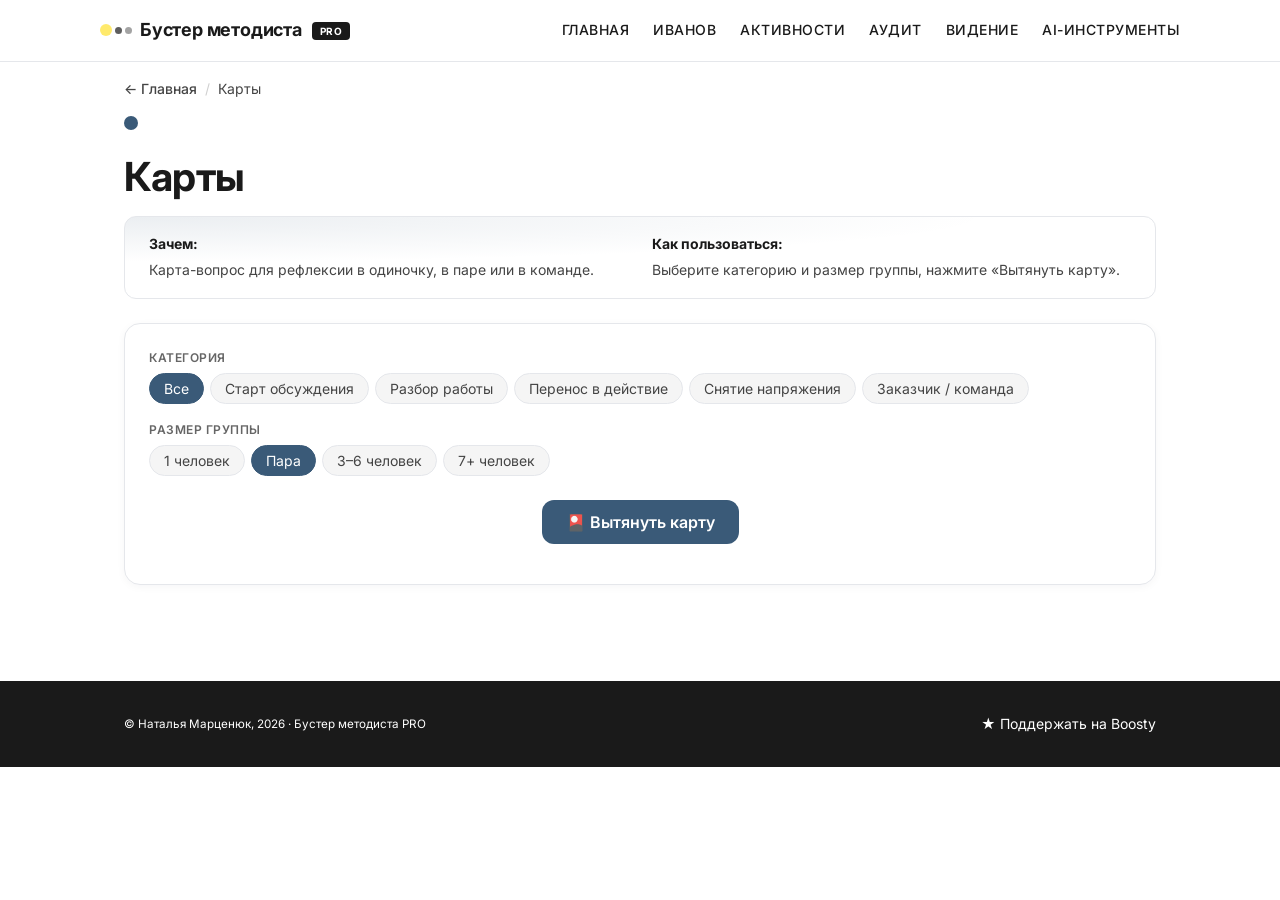
<file: cards.html>
<!DOCTYPE html>
<html lang="ru">
<head>
    <meta charset="UTF-8">
    <meta name="viewport" content="width=device-width, initial-scale=1.0">
    <title>Карты — Бустер методиста PRO</title>
    <meta name="description" content="Фасилитационные карты: 29 вопросов в 5 категориях с подсказкой ведущему.">
    <meta name="robots" content="index, follow">
    <meta name="theme-color" content="#FFFFFF">
    <link rel="preconnect" href="https://fonts.googleapis.com">
    <link rel="preconnect" href="https://fonts.gstatic.com" crossorigin>
    <link href="https://fonts.googleapis.com/css2?family=Inter:wght@400;500;600;700&display=swap" rel="stylesheet">
    <link rel="stylesheet" href="styles/tokens.css">
    <link rel="stylesheet" href="styles/base.css">
    <link rel="stylesheet" href="styles/components.css">
    <link rel="stylesheet" href="styles/pages.css">
</head>
<body class="tool-page cards">

<header class="site-header">
    <div class="container nav">
        <a class="brand" href="index.html" aria-label="Бустер методиста PRO — на главную">
            <span class="brand-dots" aria-hidden="true"><span></span><span></span><span></span></span>
            <span>Бустер методиста <span class="pro-badge">PRO</span></span>
        </a>
        <button class="hamburger" id="hamburgerBtn" aria-label="Меню" aria-expanded="false"><span></span><span></span><span></span></button>
        <nav class="nav-links" id="navLinks" aria-label="Инструменты">
            <a href="index.html">Главная</a>
            <a href="ivanov.html">Иванов</a>
            <a href="activities.html">Активности</a>
            <a href="audit.html">Аудит</a>
            <a href="vision.html">Видение</a>
            <a href="prompts.html">AI-инструменты</a>
        </nav>
    </div>
</header>

<main class="container">
    <div class="breadcrumb"><a href="index.html">← Главная</a><span class="sep">/</span><span>Карты</span></div>
    <div class="tool-intro">
        <span class="tool-mark" aria-hidden="true"></span>
        <h1>Карты</h1>
        <div class="tool-info">
            <div><strong>Зачем:</strong> Карта-вопрос для рефлексии в одиночку, в паре или в команде.</div>
            <div><strong>Как пользоваться:</strong> Выберите категорию и размер группы, нажмите «Вытянуть карту».</div>
        </div>
    </div>
    <section class="tool-canvas">
        <div class="filter-block">
            <div class="filter-label">Категория</div>
            <div class="filter-row" id="cardCategoryChips"></div>
        </div>
        <div class="filter-block">
            <div class="filter-label">Размер группы</div>
            <div class="filter-row" id="cardGroupChips"></div>
        </div>
        <div class="card-controls">
            <button class="generate-btn" id="genCardBtn">🎴 Вытянуть карту</button>
        </div>
        <div id="cardResult" style="display:none"></div>
    </section>
</main>

<footer class="site-footer">
    <div class="container footer-row">
        <small>© Наталья Марценюк, 2026 · Бустер методиста PRO</small>
        <a href="https://boosty.to/natalialnd" target="_blank" rel="noopener" class="footer-links" style="color:var(--text-inverse)">★ Поддержать на Boosty</a>
    </div>
</footer>

<script src="js/cards.js"></script>
<script>
document.getElementById('hamburgerBtn')?.addEventListener('click', function() {
    document.getElementById('navLinks').classList.toggle('open');
    this.setAttribute('aria-expanded', this.getAttribute('aria-expanded') === 'true' ? 'false' : 'true');
});
</script>
</body>
</html>
</file>
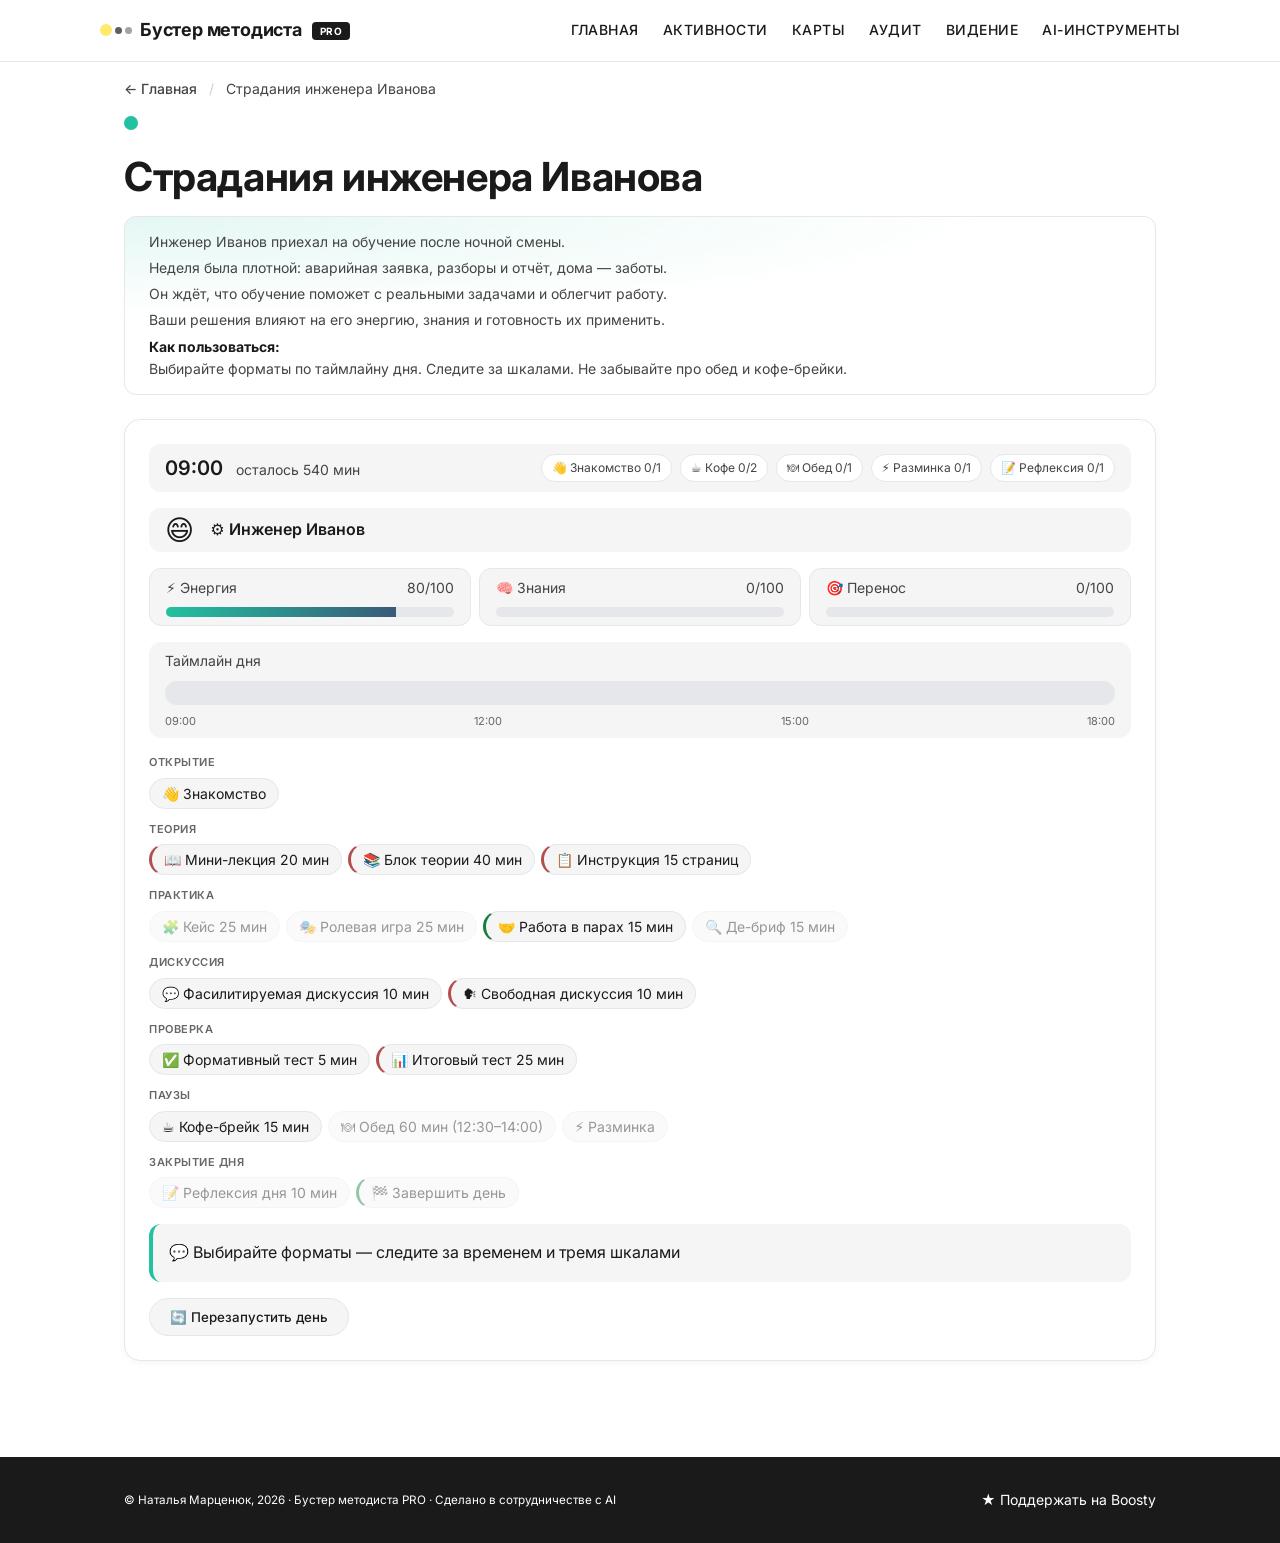
<file: ivanov.html>
<!DOCTYPE html>
<html lang="ru">
<head>
    <meta charset="UTF-8">
    <meta name="viewport" content="width=device-width, initial-scale=1.0">
    <title>Страдания инженера Иванова — Бустер методиста PRO</title>
    <meta name="description" content="Симулятор учебного дня: проверьте сценарий на логике, темпе и вовлечённости до пилота.">
    <meta name="robots" content="index, follow">
    <meta name="theme-color" content="#FFFFFF">
    <link rel="preconnect" href="https://fonts.googleapis.com">
    <link rel="preconnect" href="https://fonts.gstatic.com" crossorigin>
    <link href="https://fonts.googleapis.com/css2?family=Inter:wght@400;500;600;700&display=swap" rel="stylesheet">
    <link rel="stylesheet" href="styles/tokens.css">
    <link rel="stylesheet" href="styles/base.css">
    <link rel="stylesheet" href="styles/components.css">
    <link rel="stylesheet" href="styles/pages.css">
</head>
<body class="tool-page ivanov">

<header class="site-header">
    <div class="container nav">
        <a class="brand" href="index.html" aria-label="Бустер методиста PRO — на главную">
            <span class="brand-dots" aria-hidden="true">
                <span></span><span></span><span></span>
            </span>
            <span>Бустер методиста <span class="pro-badge">PRO</span></span>
        </a>
        <button class="hamburger" id="hamburgerBtn" aria-label="Меню" aria-expanded="false">
            <span></span><span></span><span></span>
        </button>
        <nav class="nav-links" id="navLinks" aria-label="Инструменты">
            <a href="index.html">Главная</a>
            <a href="activities.html">Активности</a>
            <a href="cards.html">Карты</a>
            <a href="audit.html">Аудит</a>
            <a href="vision.html">Видение</a>
            <a href="prompts.html">AI-инструменты</a>
        </nav>
    </div>
</header>

<main class="container">
    <div class="breadcrumb">
        <a href="index.html">← Главная</a>
        <span class="sep">/</span>
        <span>Страдания инженера Иванова</span>
    </div>

    <div class="tool-intro">
        <span class="tool-mark" aria-hidden="true"></span>
        <h1>Страдания инженера Иванова</h1>
        <div class="tool-info tool-info-stack">
            <p>Инженер Иванов приехал на обучение после ночной смены.</p>
            <p>Неделя была плотной: аварийная заявка, разборы и отчёт, дома — заботы.</p>
            <p>Он ждёт, что обучение поможет с реальными задачами и облегчит работу.</p>
            <p>Ваши решения влияют на его энергию, знания и готовность их применить.</p>
            <div><strong>Как пользоваться:</strong> Выбирайте форматы по таймлайну дня. Следите за шкалами. Не забывайте про обед и кофе-брейки.</div>
        </div>
    </div>

    <section class="tool-canvas">
        <div class="day-header">
            <div class="day-clock">
                <span id="dayClock">09:00</span>
                <span class="muted">осталось <span id="dayRemain">540</span> мин</span>
            </div>
            <div class="day-limits" id="dayLimits"></div>
        </div>

        <div class="character">
            <span id="moodIcon" class="mood-icon" aria-label="Настроение">🙂</span>
            <span class="character-name">⚙️ Инженер Иванов</span>
        </div>

        <div class="resources">
            <div class="res energy">
                <div class="label"><span>⚡ Энергия</span><span><span id="energyValue">80</span>/100</span></div>
                <div class="bar"><div class="fill" id="energyFill"></div></div>
            </div>
            <div class="res knowledge">
                <div class="label"><span>🧠 Знания</span><span><span id="knowledgeValue">0</span>/100</span></div>
                <div class="bar"><div class="fill" id="knowledgeFill"></div></div>
            </div>
            <div class="res transfer">
                <div class="label"><span>🎯 Перенос</span><span><span id="transferValue">0</span>/100</span></div>
                <div class="bar"><div class="fill" id="transferFill"></div></div>
            </div>
        </div>

        <div class="timeline">
            <div class="title">Таймлайн дня</div>
            <div class="track" id="timelineTrack"></div>
            <div class="ticks"><span>09:00</span><span>12:00</span><span>15:00</span><span>18:00</span></div>
        </div>

        <div class="actions-grid" id="actionsGrid" aria-label="Доступные действия"></div>

        <div class="message-box" id="messageBox" aria-live="polite">
            💬 Выбирайте форматы — следите за временем и тремя шкалами
        </div>

        <div class="method-box" id="methodBox" style="display:none" aria-live="polite"></div>

        <button class="reset-btn" id="resetBtn" aria-label="Перезапустить день">🔄 Перезапустить день</button>

        <div id="adviceBox" aria-live="polite"></div>
    </section>
</main>

<footer class="site-footer">
    <div class="container footer-row">
        <small>© Наталья Марценюк, 2026 · Бустер методиста PRO · Сделано в сотрудничестве с AI</small>
        <a href="https://boosty.to/natalialnd" target="_blank" rel="noopener" class="footer-links" style="color:var(--text-inverse)">★ Поддержать на Boosty</a>
    </div>
</footer>

<script src="js/ivanov.js"></script>
<script>
document.getElementById('hamburgerBtn')?.addEventListener('click', function() {
    document.getElementById('navLinks').classList.toggle('open');
    this.setAttribute('aria-expanded', this.getAttribute('aria-expanded') === 'true' ? 'false' : 'true');
});
</script>
</body>
</html>
</file>
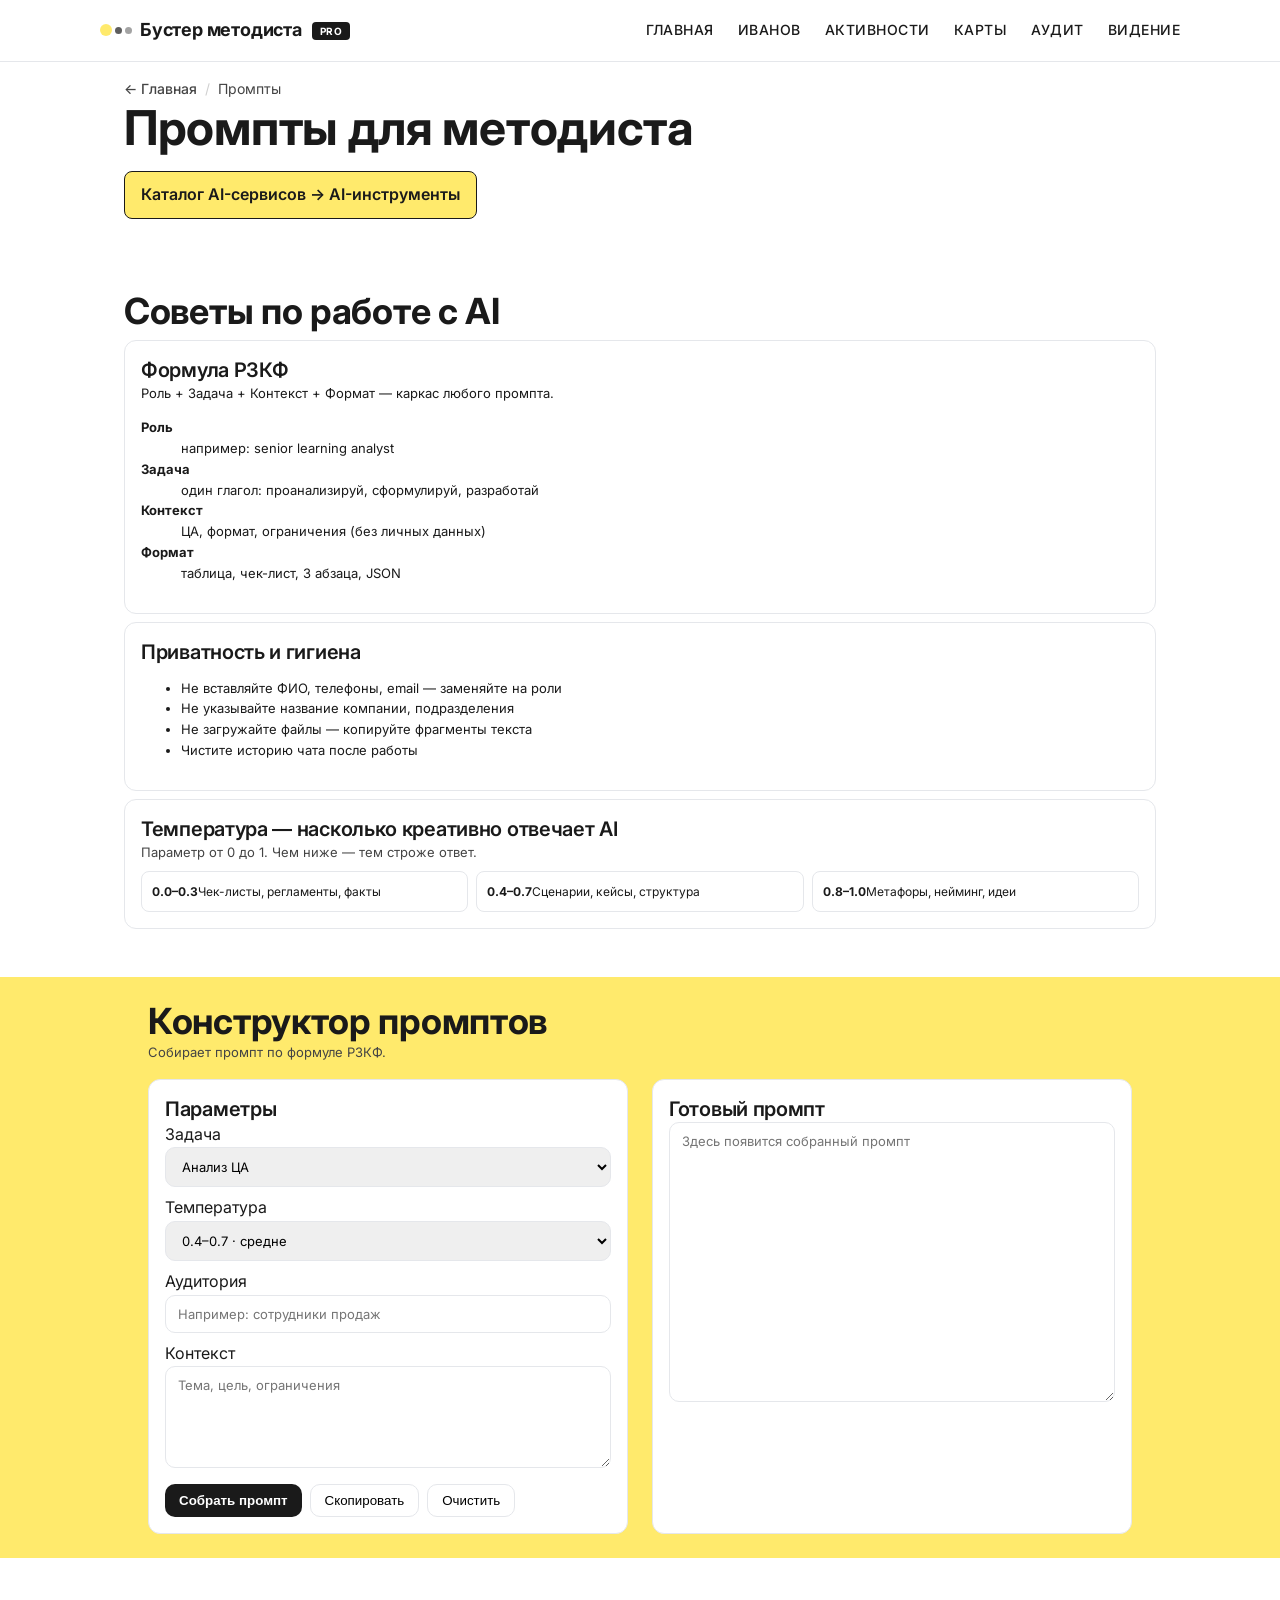
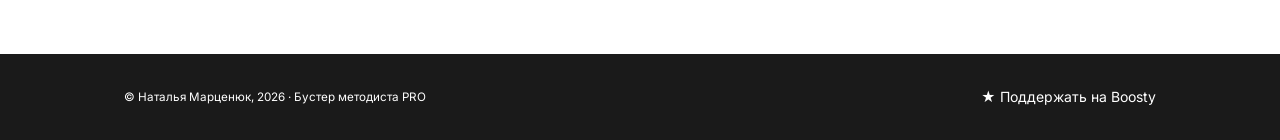
<file: prompts.html>
<!DOCTYPE html>
<html lang="ru">
<head>
  <meta charset="UTF-8">
  <meta name="viewport" content="width=device-width, initial-scale=1.0">
  <title>Промпты для методиста — Бустер методиста PRO</title>
  <meta name="description" content="Конструктор промптов и советы по работе с AI.">
  <meta name="robots" content="index, follow">
  <meta name="theme-color" content="#FFFFFF">
  <link rel="preconnect" href="https://fonts.googleapis.com">
  <link rel="preconnect" href="https://fonts.gstatic.com" crossorigin>
  <link href="https://fonts.googleapis.com/css2?family=Inter:wght@400;500;600;700&display=swap" rel="stylesheet">
  <link rel="stylesheet" href="styles/tokens.css">
  <link rel="stylesheet" href="styles/base.css">
  <link rel="stylesheet" href="styles/components.css">
  <link rel="stylesheet" href="styles/pages.css">
</head>
<body class="tool-page">
  <header class="site-header">
    <div class="container nav">
      <a class="brand" href="index.html" aria-label="Бустер методиста PRO — на главную">
        <span class="brand-dots" aria-hidden="true"><span></span><span></span><span></span></span>
        <span>Бустер методиста <span class="pro-badge">PRO</span></span>
      </a>
      <button class="hamburger" id="hamburgerBtn" aria-label="Меню" aria-expanded="false"><span></span><span></span><span></span></button>
      <nav class="nav-links" id="navLinks" aria-label="Инструменты">
        <a href="index.html">Главная</a>
        <a href="ivanov.html">Иванов</a>
        <a href="activities.html">Активности</a>
        <a href="cards.html">Карты</a>
        <a href="audit.html">Аудит</a>
        <a href="vision.html">Видение</a>
      </nav>
    </div>
  </header>

  <main class="container">
    <div class="breadcrumb"><a href="index.html">← Главная</a><span class="sep">/</span><span>Промпты</span></div>
    <h1>Промпты для методиста</h1>
    <p style="margin-top: var(--s-3)"><a href="ai-tools.html" style="display:inline-block;background:var(--bg-yellow);color:var(--text);padding:10px 16px;border-radius:8px;text-decoration:none;font-weight:600;border:1px solid var(--text)">Каталог AI-сервисов → AI-инструменты</a></p>

    <section aria-labelledby="tips-title" style="margin-top: var(--s-4)">
      <h2 id="tips-title">Советы по работе с AI</h2>
      <div style="display:grid;grid-template-columns:1fr;gap:var(--s-2);margin-top:var(--s-2)">
        <div style="padding:var(--s-3);border:1px solid var(--border);border-radius:var(--radius)">
          <h3>Формула РЗКФ</h3>
          <p style="font-size:13px;margin:0">Роль + Задача + Контекст + Формат — каркас любого промпта.</p>
          <dl style="font-size:13px">
            <dt><strong>Роль</strong></dt><dd>например: senior learning analyst</dd>
            <dt><strong>Задача</strong></dt><dd>один глагол: проанализируй, сформулируй, разработай</dd>
            <dt><strong>Контекст</strong></dt><dd>ЦА, формат, ограничения (без личных данных)</dd>
            <dt><strong>Формат</strong></dt><dd>таблица, чек-лист, 3 абзаца, JSON</dd>
          </dl>
        </div>
        <div style="padding:var(--s-3);border:1px solid var(--border);border-radius:var(--radius)">
          <h3>Приватность и гигиена</h3>
          <ul style="font-size:13px">
            <li>Не вставляйте ФИО, телефоны, email — заменяйте на роли</li>
            <li>Не указывайте название компании, подразделения</li>
            <li>Не загружайте файлы — копируйте фрагменты текста</li>
            <li>Чистите историю чата после работы</li>
          </ul>
        </div>
        <div style="padding:var(--s-3);border:1px solid var(--border);border-radius:var(--radius)">
          <h3>Температура — насколько креативно отвечает AI</h3>
          <p style="font-size:13px;margin:0 0 var(--s-2);color:var(--text-muted)">Параметр от 0 до 1. Чем ниже — тем строже ответ.</p>
          <div style="display:grid;grid-template-columns:repeat(3,1fr);gap:8px;font-size:12px">
            <div style="padding:10px;border:1px solid var(--border);border-radius:8px"><strong>0.0–0.3</strong>Чек-листы, регламенты, факты</div>
            <div style="padding:10px;border:1px solid var(--border);border-radius:8px"><strong>0.4–0.7</strong>Сценарии, кейсы, структура</div>
            <div style="padding:10px;border:1px solid var(--border);border-radius:8px"><strong>0.8–1.0</strong>Метафоры, нейминг, идеи</div>
          </div>
        </div>
      </div>
    </section>

    <section style="background:var(--bg-yellow);padding:var(--s-4) 0;margin:0 calc(50% - 50vw);padding-left:calc(50vw - 50%);padding-right:calc(50vw - 50%)">
      <div style="max-width:var(--container);margin:0 auto;padding:0 var(--s-4)">
        <h2>Конструктор промптов</h2>
        <p style="font-size:13px;color:var(--text-muted)">Собирает промпт по формуле РЗКФ.</p>
        <div style="display:grid;grid-template-columns:1fr 1fr;gap:var(--s-4);margin-top:var(--s-3)">
          <div style="padding:var(--s-3);border:1px solid var(--border);border-radius:var(--radius);background:var(--bg-elev)">
            <h3>Параметры</h3>
            <label style="display:block;margin-bottom:var(--s-2)">Задача
              <select id="task" style="width:100%;padding:10px 12px;border:1px solid var(--border);border-radius:10px;font-family:inherit;font-size:13px">
                <option value="audience">Анализ ЦА</option>
                <option value="goals">Постановка учебных целей</option>
                <option value="structure">Структура курса/модуля</option>
                <option value="objections">Работа с возражениями</option>
                <option value="interview">Интервью с экспертом</option>
              </select>
            </label>
            <label style="display:block;margin-bottom:var(--s-2)">Температура
              <select id="temperature" style="width:100%;padding:10px 12px;border:1px solid var(--border);border-radius:10px;font-family:inherit;font-size:13px">
                <option value="0.3">0.0–0.3 · строго</option>
                <option value="0.5" selected>0.4–0.7 · средне</option>
                <option value="0.8">0.8–1.0 · креативно</option>
              </select>
            </label>
            <label style="display:block;margin-bottom:var(--s-2)">Аудитория
              <input id="aud" type="text" style="width:100%;padding:10px 12px;border:1px solid var(--border);border-radius:10px;font-family:inherit;font-size:13px" placeholder="Например: сотрудники продаж">
            </label>
            <label style="display:block;margin-bottom:var(--s-2)">Контекст
              <textarea id="ctx" rows="5" style="width:100%;padding:10px 12px;border:1px solid var(--border);border-radius:10px;font-family:inherit;font-size:13px" placeholder="Тема, цель, ограничения"></textarea>
            </label>
            <div style="display:flex;gap:8px">
              <button style="padding:8px 14px;background:var(--accent);color:var(--text-inverse);border:none;border-radius:10px;font-weight:600;cursor:pointer" id="buildBtn">Собрать промпт</button>
              <button style="padding:8px 14px;background:transparent;border:1px solid var(--border);border-radius:10px;cursor:pointer" id="copyBtn">Скопировать</button>
              <button style="padding:8px 14px;background:transparent;border:1px solid var(--border);border-radius:10px;cursor:pointer" id="clearBtn">Очистить</button>
            </div>
          </div>
          <div style="padding:var(--s-3);border:1px solid var(--border);border-radius:var(--radius);background:var(--bg-elev)">
            <h3>Готовый промпт</h3>
            <textarea id="result" style="width:100%;min-height:280px;padding:10px 12px;border:1px solid var(--border);border-radius:10px;font-family:inherit;font-size:13px;white-space:pre-wrap" placeholder="Здесь появится собранный промпт"></textarea>
          </div>
        </div>
      </div>
    </section>
  </main>

  <footer class="site-footer">
    <div class="container footer-row">
      <small>© Наталья Марценюк, 2026 · Бустер методиста PRO</small>
      <a href="https://boosty.to/natalialnd" target="_blank" rel="noopener" class="footer-links" style="color:var(--text-inverse)">★ Поддержать на Boosty</a>
    </div>
  </footer>

  <script>
  const ROLE = 'Роль: ты — senior learning analyst и performance consultant.';
  const TEMPLATES = {
    audience: 'Задача: проанализируй целевую аудиторию учебного курса.\nФормат: таблица «Характеристика → Влияние на дизайн → Рекомендация».',
    goals: 'Задача: сформулируй учебные цели по таксономии Блума.\nФормат: одна ключевая цель + 2–3 вспомогательные.',
    structure: 'Задача: разработай структуру учебного модуля.\nФормат: название, цель, формат, хронометраж.',
    objections: 'Задача: проработай типичные возражения.\nФормат: возражение → где в курсе → как отработать.',
    interview: 'Задача: подготовь интервью с экспертом.\nФормат: Gap map, вопросы, повестка.'
  };
  function buildPrompt(){
    const task = document.getElementById('task').value;
    const aud = document.getElementById('aud').value?.trim();
    const ctx = document.getElementById('ctx').value?.trim();
    const temp = document.getElementById('temperature').value;
    let out = ROLE + '\n' + (TEMPLATES[task] || '');
    if (aud) out += '\nАудитория: ' + aud + '.';
    if (ctx) out += '\nКонтекст: ' + ctx + '.';
    out += '\nТемпература: ' + temp + '.';
    document.getElementById('result').value = out;
  }
  document.getElementById('buildBtn')?.addEventListener('click', buildPrompt);
  document.getElementById('clearBtn')?.addEventListener('click', function(){
    document.getElementById('aud').value = ''; document.getElementById('ctx').value = ''; document.getElementById('result').value = '';
  });
  document.getElementById('copyBtn')?.addEventListener('click', async function(){
    const txt = document.getElementById('result').value;
    try { await navigator.clipboard.writeText(txt); this.textContent = 'Скопировано'; setTimeout(() => this.textContent = 'Скопировать', 1200); } catch {}
  });
  document.getElementById('hamburgerBtn')?.addEventListener('click', function(){
    const nav = document.getElementById('navLinks');
    const expanded = this.getAttribute('aria-expanded') === 'true';
    this.setAttribute('aria-expanded', (!expanded).toString());
    nav.classList.toggle('open');
  });
  </script>
</body>
</html>
</file>
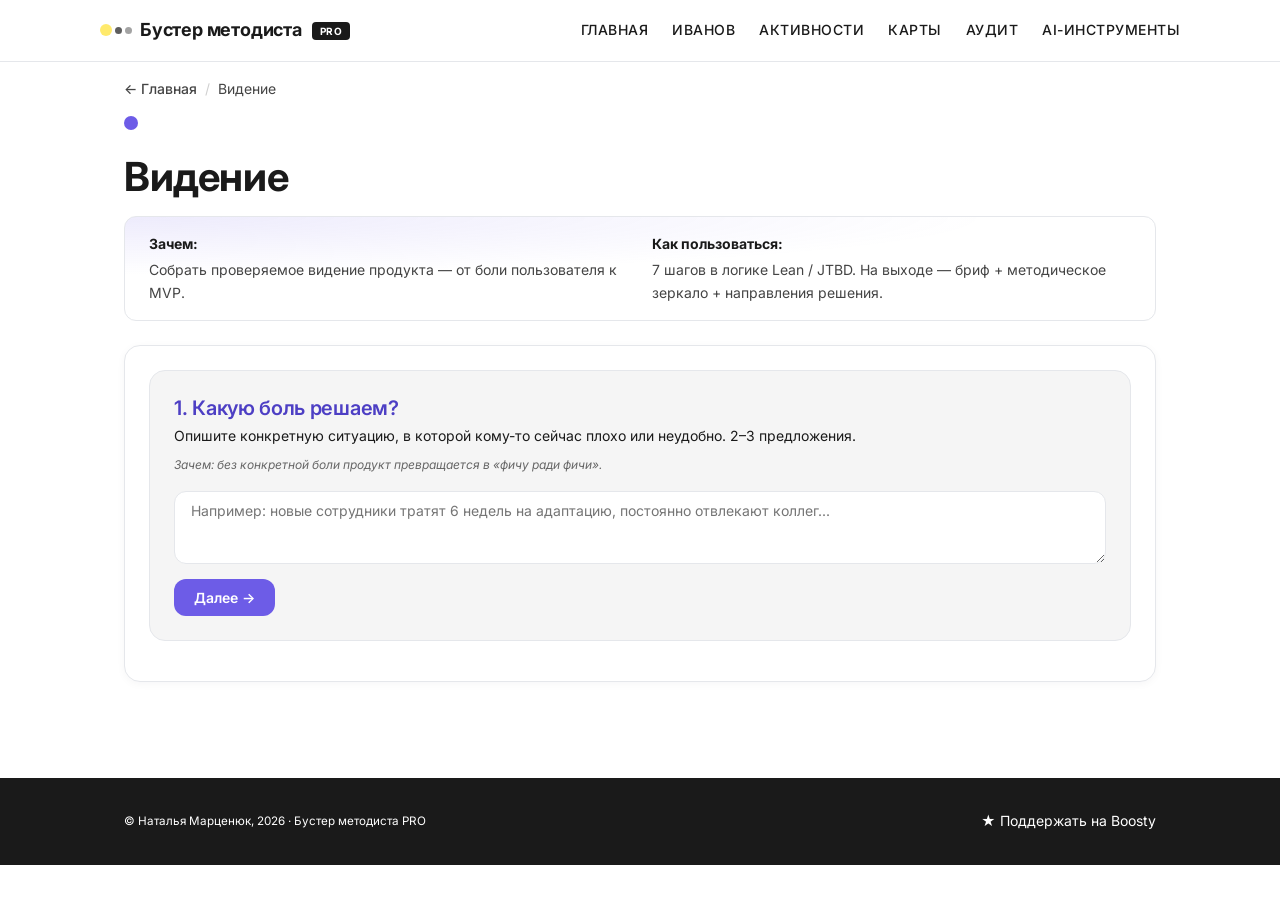
<file: vision.html>
<!DOCTYPE html>
<html lang="ru">
<head>
    <meta charset="UTF-8">
    <meta name="viewport" content="width=device-width, initial-scale=1.0">
    <title>Видение — Бустер методиста PRO</title>
    <meta name="description" content="Vision-мастер: от боли пользователя к MVP с критериями успеха за 7 шагов.">
    <meta name="robots" content="index, follow">
    <meta name="theme-color" content="#FFFFFF">
    <link rel="preconnect" href="https://fonts.googleapis.com">
    <link rel="preconnect" href="https://fonts.gstatic.com" crossorigin>
    <link href="https://fonts.googleapis.com/css2?family=Inter:wght@400;500;600;700&display=swap" rel="stylesheet">
    <link rel="stylesheet" href="styles/tokens.css">
    <link rel="stylesheet" href="styles/base.css">
    <link rel="stylesheet" href="styles/components.css">
    <link rel="stylesheet" href="styles/pages.css">
</head>
<body class="tool-page vision">

<header class="site-header">
    <div class="container nav">
        <a class="brand" href="index.html" aria-label="Бустер методиста PRO — на главную">
            <span class="brand-dots" aria-hidden="true"><span></span><span></span><span></span></span>
            <span>Бустер методиста <span class="pro-badge">PRO</span></span>
        </a>
        <button class="hamburger" id="hamburgerBtn" aria-label="Меню" aria-expanded="false"><span></span><span></span><span></span></button>
        <nav class="nav-links" id="navLinks" aria-label="Инструменты">
            <a href="index.html">Главная</a>
            <a href="ivanov.html">Иванов</a>
            <a href="activities.html">Активности</a>
            <a href="cards.html">Карты</a>
            <a href="audit.html">Аудит</a>
            <a href="prompts.html">AI-инструменты</a>
        </nav>
    </div>
</header>

<main class="container">
    <div class="breadcrumb"><a href="index.html">← Главная</a><span class="sep">/</span><span>Видение</span></div>
    <div class="tool-intro">
        <span class="tool-mark" aria-hidden="true"></span>
        <h1>Видение</h1>
        <div class="tool-info">
            <div><strong>Зачем:</strong> Собрать проверяемое видение продукта — от боли пользователя к MVP.</div>
            <div><strong>Как пользоваться:</strong> 7 шагов в логике Lean / JTBD. На выходе — бриф + методическое зеркало + направления решения.</div>
        </div>
    </div>

    <section class="tool-canvas">
        <div class="wizard-step" id="step1">
            <h3>1. Какую боль решаем?</h3>
            <p>Опишите конкретную ситуацию, в которой кому-то сейчас плохо или неудобно. 2–3 предложения.</p>
            <div class="step-zachem">Зачем: без конкретной боли продукт превращается в «фичу ради фичи».</div>
            <textarea id="vision1" rows="3" placeholder="Например: новые сотрудники тратят 6 недель на адаптацию, постоянно отвлекают коллег..."></textarea>
            <button class="wizard-btn" onclick="nextStep(1)">Далее →</button>
        </div>
        <div class="wizard-step" id="step2" style="display:none">
            <h3>2. Кто страдает и кто платит?</h3>
            <p>Опишите пользователя и заказчика.</p>
            <div class="step-zachem">Зачем: пользователь и заказчик часто разные люди.</div>
            <textarea id="vision2" rows="3" placeholder="Пользователь — новый сотрудник отдела продаж. Платит — руководитель отдела..."></textarea>
            <button class="wizard-btn" onclick="nextStep(2)">Далее →</button>
        </div>
        <div class="wizard-step" id="step3" style="display:none">
            <h3>3. Что человек пытается сделать?</h3>
            <p>Job-to-be-done: «Когда [ситуация], я хочу [действие], чтобы [результат]».</p>
            <div class="step-zachem">Зачем: люди нанимают продукт для конкретной работы.</div>
            <textarea id="vision3" rows="3" placeholder="Когда я только вышел на работу, я хочу быстро понять, что и как делать..."></textarea>
            <button class="wizard-btn" onclick="nextStep(3)">Далее →</button>
        </div>
        <div class="wizard-step" id="step4" style="display:none">
            <h3>4. Чем люди пользуются сейчас?</h3>
            <p>Альтернативы: конкуренты, костыли, обходные пути.</p>
            <div class="step-zachem">Зачем: если альтернатив нет — проблема может быть неострой.</div>
            <textarea id="vision4" rows="3" placeholder="Сейчас новички спрашивают коллег, читают Confluence..."></textarea>
            <button class="wizard-btn" onclick="nextStep(4)">Далее →</button>
        </div>
        <div class="wizard-step" id="step5" style="display:none">
            <h3>5. Какое решение и как им пользуются?</h3>
            <p>Опишите продукт и 2–3 ключевых сценария.</p>
            <div class="step-zachem">Зачем: сценарии показывают, как решение встраивается в жизнь.</div>
            <textarea id="vision5" rows="3" placeholder="Онбординг-программа на 4 недели. Сценарий 1: чек-лист первых 3 дней..."></textarea>
            <button class="wizard-btn" onclick="nextStep(5)">Далее →</button>
        </div>
        <div class="wizard-step" id="step6" style="display:none">
            <h3>6. Что в MVP, а что — нет?</h3>
            <p>Минимум для проверки гипотезы. Что точно не входит.</p>
            <div class="step-zachem">Зачем: список «что НЕ входит» важнее списка «что входит».</div>
            <textarea id="vision6" rows="3" placeholder="Входит: чек-лист, 4 задания, шаблон 1:1. Не входит: мобильное приложение, геймификация..."></textarea>
            <button class="wizard-btn" onclick="nextStep(6)">Далее →</button>
        </div>
        <div class="wizard-step" id="step7" style="display:none">
            <h3>7. Как поймём, что сработало?</h3>
            <p>Измеримый критерий успеха со сроком.</p>
            <div class="step-zachem">Зачем: видение без метрики = «я постарался».</div>
            <textarea id="vision7" rows="3" placeholder="К концу 4-й недели 80% новичков выходят на 70% плана..."></textarea>
            <button class="wizard-btn" onclick="finishVision()">🎯 Собрать видение</button>
        </div>
        <div id="visionResult" style="display:none"></div>
    </section>
</main>

<footer class="site-footer">
    <div class="container footer-row">
        <small>© Наталья Марценюк, 2026 · Бустер методиста PRO</small>
        <a href="https://boosty.to/natalialnd" target="_blank" rel="noopener" class="footer-links" style="color:var(--text-inverse)">★ Поддержать на Boosty</a>
    </div>
</footer>

<script src="js/vision.js"></script>
<script>
document.getElementById('hamburgerBtn')?.addEventListener('click', function() {
    document.getElementById('navLinks').classList.toggle('open');
    this.setAttribute('aria-expanded', this.getAttribute('aria-expanded') === 'true' ? 'false' : 'true');
});
</script>
</body>
</html>
</file>
<file: styles/tokens.css>
:root {
    --bg:           #FFFFFF;
    --bg-elev:      #FFFFFF;
    --bg-soft:      #F5F5F5;
    --bg-yellow:    #FFEA6C;

    --text:         #1A1A1A;
    --text-muted:   #444444;
    --text-soft:    #666666;
    --text-inverse: #FFFFFF;

    --border:       #E5E7EB;
    --border-strong:#D0D0D0;

    --accent:             #1A1A1A;
    --accent-deep:        #000000;
    --accent-soft:        rgba(26, 26, 26, 0.08);

    --tool-ivanov:        #22C1A0;
    --tool-activities:    #D49C6C;
    --tool-cards:         #3A5A78;
    --tool-audit:         #B35E3A;
    --tool-vision:        #6D5CE7;

    --tl-intro:      #f59e0b;
    --tl-debrief:    #0ea5e9;
    --tl-discuss:    #a855f7;
    --tl-break:      #94a3b8;
    --tl-energizer:  #facc15;
    --tl-energizer-t:#422006;

    --success: #15803D;
    --warning: #B45309;
    --danger:  #B34E4E;

    --accent-blue:        #3A5A78;
    --accent-blue-deep:   #1F3B54;
    --accent-blue-soft:   rgba(58, 90, 120, 0.10);
    --accent-mint:        #22C1A0;
    --accent-mint-deep:   #178A75;
    --accent-mint-soft:   rgba(34, 193, 160, 0.12);
    --accent-coral:       #D49C6C;
    --accent-coral-deep:  #B35E3A;
    --accent-coral-soft:  rgba(212, 156, 108, 0.15);

    --font-sans:  'Inter', system-ui, -apple-system, 'Segoe UI', Roboto, Arial, sans-serif;
    --font-mono:  ui-monospace, 'SFMono-Regular', Menlo, Consolas, monospace;

    --fs-micro:   12px;
    --fs-small:   14px;
    --fs-body:    16px;
    --fs-body-lg: 18px;
    --fs-h3:      20px;
    --fs-h2:      clamp(24px, 3vw, 36px);
    --fs-h1:      clamp(32px, 4vw, 48px);
    --fs-hero:    clamp(40px, 5vw, 64px);

    --fw-regular: 400;
    --fw-medium:  500;
    --fw-semi:    600;
    --fw-bold:    700;

    --lh-tight:   1.15;
    --lh-snug:    1.3;
    --lh-normal:  1.6;

    --s-1:  4px;
    --s-2:  8px;
    --s-3:  16px;
    --s-4:  24px;
    --s-5:  32px;
    --s-6:  48px;
    --s-7:  64px;
    --s-8:  96px;

    --radius-sm:   6px;
    --radius:      12px;
    --radius-lg:   16px;
    --radius-xl:   24px;
    --radius-pill: 999px;

    --shadow-sm:   0 2px 8px  rgba(15, 23, 42, 0.04);
    --shadow:      0 6px 22px rgba(15, 23, 42, 0.06);
    --shadow-md:   0 8px 24px rgba(15, 23, 42, 0.08);
    --shadow-lg:   0 16px 40px rgba(15, 23, 42, 0.12);

    --container-narrow: 720px;
    --container:        1080px;
    --container-wide:   1200px;

    --t-fast:   120ms;
    --t:        200ms;
    --t-slow:   320ms;
    --ease:     cubic-bezier(0.4, 0, 0.2, 1);
}
</file>
<file: styles/base.css>
*, *::before, *::after { box-sizing: border-box; }

html { scroll-behavior: smooth; }

body {
    margin: 0;
    min-height: 100vh;
    font-family: var(--font-sans);
    font-size: var(--fs-body);
    line-height: var(--lh-normal);
    color: var(--text);
    background: var(--bg);
    -webkit-font-smoothing: antialiased;
    -moz-osx-font-smoothing: grayscale;
}

h1, h2, h3, h4 {
    margin: 0;
    line-height: var(--lh-tight);
    color: var(--text);
    letter-spacing: -0.3px;
}
h1 { font-size: var(--fs-h1);  font-weight: var(--fw-bold); }
h2 { font-size: var(--fs-h2);  font-weight: var(--fw-bold); }
h3 { font-size: var(--fs-h3);  font-weight: var(--fw-semi); line-height: var(--lh-snug); }
h4 { font-size: var(--fs-body-lg); font-weight: var(--fw-semi); }

p { margin: 0 0 var(--s-3); }
p:last-child { margin-bottom: 0; }

a {
    color: var(--text);
    text-decoration: none;
    transition: opacity var(--t) var(--ease);
}
a:hover { opacity: 0.6; }

img, svg { display: block; max-width: 100%; height: auto; }

.container {
    width: 100%;
    max-width: var(--container);
    margin: 0 auto;
    padding: 0 var(--s-4);
}
.container-narrow { max-width: var(--container-narrow); }
.container-wide   { max-width: var(--container-wide); }

section { padding: var(--s-6) 0; }

@media (max-width: 768px) {
    section { padding: var(--s-5) 0; }
}

.muted     { color: var(--text-muted); }
.soft      { color: var(--text-soft); }
.eyebrow   {
    display: inline-block;
    font-size: var(--fs-micro);
    font-weight: var(--fw-semi);
    letter-spacing: 1px;
    text-transform: uppercase;
    color: var(--text-muted);
    margin-bottom: var(--s-2);
}
.lead {
    font-size: var(--fs-body-lg);
    color: var(--text-muted);
    line-height: var(--lh-normal);
}

:focus-visible {
    outline: 2px solid var(--accent);
    outline-offset: 2px;
    border-radius: var(--radius-sm);
}
</file>
<file: styles/components.css>
.site-header {
    position: sticky;
    top: 0;
    z-index: 50;
    background: rgba(255, 255, 255, 0.95);
    backdrop-filter: blur(8px);
    -webkit-backdrop-filter: blur(8px);
    border-bottom: 1px solid var(--border);
}
.nav {
    display: flex;
    align-items: center;
    justify-content: space-between;
    padding: var(--s-3) 0;
}
.brand {
    display: inline-flex;
    align-items: center;
    gap: var(--s-2);
    text-decoration: none;
    color: var(--text);
    font-weight: var(--fw-bold);
    font-size: var(--fs-body-lg);
    letter-spacing: -0.2px;
}
.brand-dots {
    display: inline-flex;
    gap: 3px;
    align-items: center;
}
.brand-dots span {
    display: inline-block;
    border-radius: 50%;
    background: var(--accent);
}
.brand-dots span:nth-child(1) { width: 12px; height: 12px; background: var(--bg-yellow); }
.brand-dots span:nth-child(2) { width: 7px;  height: 7px; background: var(--accent); opacity: .7; }
.brand-dots span:nth-child(3) { width: 7px;  height: 7px; background: var(--accent); opacity: .4; }

.nav-links {
    display: flex;
    align-items: center;
    gap: var(--s-4);
}
.nav-links a {
    color: var(--text);
    font-weight: var(--fw-medium);
    font-size: var(--fs-small);
    text-transform: uppercase;
    letter-spacing: 0.5px;
    transition: opacity var(--t) var(--ease);
}
.nav-links a:hover { opacity: 0.5; }

.hamburger {
    display: none;
    flex-direction: column;
    gap: 5px;
    background: none;
    border: none;
    cursor: pointer;
    padding: 4px;
    z-index: 60;
}
.hamburger span {
    display: block;
    width: 22px;
    height: 2px;
    background: var(--text);
    border-radius: 2px;
    transition: transform var(--t) var(--ease), opacity var(--t) var(--ease);
}
.hamburger[aria-expanded="true"] span:nth-child(1) { transform: translateY(7px) rotate(45deg); }
.hamburger[aria-expanded="true"] span:nth-child(2) { opacity: 0; }
.hamburger[aria-expanded="true"] span:nth-child(3) { transform: translateY(-7px) rotate(-45deg); }

@media (max-width: 768px) {
    .hamburger { display: flex; }
    .nav-links {
        display: none;
        position: absolute;
        top: 100%;
        left: 0;
        right: 0;
        flex-direction: column;
        gap: 0;
        background: var(--bg-elev);
        border-bottom: 1px solid var(--border);
        box-shadow: var(--shadow-md);
        z-index: 55;
        padding: var(--s-2) 0;
    }
    .nav-links.open { display: flex; }
    .nav-links a {
        padding: var(--s-2) var(--s-4);
        font-size: var(--fs-body);
        border-bottom: 1px solid var(--border);
    }
    .nav-links a:last-child { border-bottom: none; }
    .site-header { position: relative; }
}

.hero {
    position: relative;
    padding: var(--s-6) 0 var(--s-5);
    overflow: hidden;
}
.hero-grid {
    display: grid;
    grid-template-columns: 1.2fr 1fr;
    gap: var(--s-6);
    align-items: center;
}
@media (max-width: 900px) {
    .hero-grid { grid-template-columns: 1fr; gap: var(--s-5); }
}
.hero-content { max-width: 620px; }
.hero h1 {
    font-size: var(--fs-hero);
    line-height: var(--lh-tight);
    letter-spacing: -0.8px;
    margin-bottom: var(--s-3);
}
.sec-y { background: var(--bg-yellow); }
.hero-lead {
    font-size: var(--fs-body-lg);
    color: var(--text-muted);
    margin-bottom: var(--s-5);
    max-width: 560px;
    line-height: var(--lh-normal);
}

.hero-illustration {
    position: relative;
    aspect-ratio: 1 / 1;
    max-width: 460px;
    margin-left: auto;
}

.btn {
    display: inline-flex;
    align-items: center;
    justify-content: center;
    gap: var(--s-2);
    padding: 12px 22px;
    border-radius: var(--radius);
    font-family: inherit;
    font-size: var(--fs-body);
    font-weight: var(--fw-semi);
    line-height: 1;
    cursor: pointer;
    text-decoration: none;
    border: 1.5px solid transparent;
    transition: background var(--t) var(--ease),
                color var(--t) var(--ease),
                border-color var(--t) var(--ease),
                transform var(--t) var(--ease),
                box-shadow var(--t) var(--ease);
    white-space: nowrap;
}
.btn:active { transform: translateY(0) scale(0.98); }

.btn-primary {
    background: var(--accent);
    color: var(--text-inverse);
}
.btn-primary:hover {
    opacity: 0.85;
    transform: translateY(-1px);
}

.tools-grid {
    display: grid;
    grid-template-columns: repeat(3, 1fr);
    gap: var(--s-4);
}
@media (max-width: 980px) {
    .tools-grid { grid-template-columns: repeat(2, 1fr); }
}
@media (max-width: 600px) {
    .tools-grid { grid-template-columns: 1fr; }
}

.tool-card {
    --tool-color: var(--accent);
    --tool-color-soft: var(--accent-soft);
    display: flex;
    flex-direction: column;
    gap: var(--s-3);
    padding: clamp(16px, 3.5vw, var(--s-5));
    background: color-mix(in srgb, var(--bg-elev) 92%, var(--bg-yellow) 8%);
    border: 1px solid var(--border);
    border-radius: var(--radius);
    color: var(--text);
    text-decoration: none;
    transition: transform var(--t) var(--ease),
                border-color var(--t) var(--ease);
    min-height: clamp(160px, 28vw, 220px);
}
.tool-card:hover {
    transform: translateY(-3px);
    border-color: var(--accent);
    color: var(--text);
}

.tool-card .tool-name {
    font-size: clamp(18px, 2.2vw, var(--fs-h3));
    font-weight: var(--fw-semi);
    color: var(--text);
}
.tool-card .tool-desc {
    color: var(--text-muted);
    font-size: clamp(13px, 1.8vw, var(--fs-small));
    line-height: var(--lh-normal);
    flex: 1;
}
.tool-card .tool-cta {
    color: var(--accent);
    font-weight: var(--fw-semi);
    font-size: clamp(12px, 1.6vw, var(--fs-small));
    display: inline-flex;
    align-items: center;
    gap: 4px;
    transition: gap var(--t) var(--ease);
}
.tool-card:hover .tool-cta { gap: 8px; }

.tool-card.ivanov     { --tool-color: var(--tool-ivanov);     --tool-color-soft: var(--accent-mint-soft); }
.tool-card.activities { --tool-color: var(--tool-activities); --tool-color-soft: var(--accent-coral-soft); }
.tool-card.cards      { --tool-color: var(--tool-cards);      --tool-color-soft: var(--accent-blue-soft); }
.tool-card.audit      { --tool-color: var(--tool-audit);      --tool-color-soft: rgba(179, 94, 58, 0.12); }
.tool-card.vision     { --tool-color: var(--tool-vision);     --tool-color-soft: rgba(109, 92, 231, 0.12); }

.sec-y { background: var(--bg-yellow); }

.why {
    display: grid;
    grid-template-columns: repeat(3, 1fr);
    gap: var(--s-5);
    margin-top: var(--s-5);
}
@media (max-width: 768px) { .why { grid-template-columns: 1fr; } }
.why-item h3 {
    font-size: var(--fs-h3);
    margin-bottom: var(--s-2);
}
.why-item p {
    color: var(--text-muted);
    font-size: var(--fs-small);
    line-height: var(--lh-normal);
}
.why-item .mark {
    display: inline-flex;
    width: 36px; height: 36px;
    align-items: center;
    justify-content: center;
    border-radius: var(--radius);
    background: var(--accent-soft);
    color: var(--accent);
    font-weight: var(--fw-bold);
    margin-bottom: var(--s-3);
}

.site-footer {
    background: var(--accent);
    padding: var(--s-5) 0;
    margin-top: var(--s-8);
}
.footer-row {
    display: flex;
    align-items: center;
    justify-content: space-between;
    gap: var(--s-3);
    flex-wrap: wrap;
    font-size: var(--fs-small);
    color: var(--text-inverse);
}
.footer-links { display: inline-flex; gap: var(--s-4); }
.footer-links a,
.footer-row a {
    color: var(--text-inverse);
    transition: opacity var(--t) var(--ease);
}
.footer-links a:hover,
.footer-row a:hover { opacity: 0.75; }
</file>
<file: styles/pages.css>
/* ================================================================
   Methodist Booster PRO — Pages
   Split layout для страниц инструментов + компоненты Иванова
   ================================================================ */

/* ============== BREADCRUMB ============== */
.breadcrumb {
    padding: var(--s-3) 0 0;
    font-size: var(--fs-small);
    color: var(--text-muted);
}
.breadcrumb a {
    color: var(--text-muted);
    font-weight: var(--fw-medium);
}
.breadcrumb a:hover { color: var(--accent-blue); }
.breadcrumb .sep { margin: 0 var(--s-2); color: var(--border-strong); }

/* ============== TOOL PAGE LAYOUT ============== */
.tool-page {
    --tool-color: var(--accent-blue);
    --tool-color-deep: var(--accent-blue-deep);
    --tool-color-soft: var(--accent-blue-soft);
}
.tool-page.ivanov     { --tool-color: var(--tool-ivanov);     --tool-color-deep: var(--accent-mint-deep); --tool-color-soft: var(--accent-mint-soft); }
.tool-page.activities { --tool-color: var(--tool-activities); --tool-color-deep: var(--accent-coral-deep); --tool-color-soft: var(--accent-coral-soft); }
.tool-page.cards      { --tool-color: var(--tool-cards);      --tool-color-deep: var(--accent-blue-deep);  --tool-color-soft: var(--accent-blue-soft); }
.tool-page.audit      { --tool-color: var(--tool-audit);      --tool-color-deep: #7c3f24; --tool-color-soft: rgba(179, 94, 58, 0.12); }
.tool-page.vision     { --tool-color: var(--tool-vision);     --tool-color-deep: #4d3fc4; --tool-color-soft: rgba(109, 92, 231, 0.12); }

/* ---------- ВВЕРХУ: цветной маркер + название + краткая инфо ---------- */
.tool-intro {
    padding: var(--s-3) 0 var(--s-4);
}
.tool-intro .tool-mark {
    display: inline-flex;
    width: 14px;
    height: 14px;
    border-radius: 50%;
    background: var(--tool-color);
    margin-bottom: var(--s-3);
}
.tool-intro h1 {
    font-size: clamp(28px, 3.4vw, 40px);
    margin-bottom: var(--s-3);
    letter-spacing: -0.4px;
}
.tool-info {
    display: grid;
    grid-template-columns: 1fr 1fr;
    gap: clamp(12px, 3vw, var(--s-4));
    padding: var(--s-3) var(--s-4);
    background:
        radial-gradient(120% 80% at 0% 0%, var(--tool-color-soft) 0%, transparent 70%),
        var(--bg-elev);
    border: 1px solid var(--border);
    border-radius: var(--radius);
    font-size: clamp(13px, 1.8vw, var(--fs-small));
    line-height: var(--lh-normal);
    color: var(--text-muted);
}
.tool-info > div strong { color: var(--text); display: block; margin-bottom: var(--s-1); }
.tool-info-stack { grid-template-columns: 1fr; gap: var(--s-2); }
.tool-info-stack { line-height: var(--lh-snug); }
.tool-info-stack p { margin: 0; }
@media (max-width: 768px) { .tool-info { grid-template-columns: 1fr; gap: var(--s-3); padding: var(--s-3); } }

/* ---------- ОСНОВНОЕ ПОЛОТНО ИНТЕРАКТИВА ---------- */
.tool-canvas {
    background: var(--bg-elev);
    border: 1px solid var(--border);
    border-radius: var(--radius-lg);
    padding: var(--s-4);
    box-shadow: var(--shadow-sm);
    margin-bottom: var(--s-6);
}
@media (max-width: 768px) {
    .tool-canvas { padding: var(--s-3); }
}

/* ============== ИВАНОВ ============== */
/* Шапка дня: часы + чипы лимитов */
.day-header {
    display: flex;
    flex-wrap: wrap;
    align-items: center;
    gap: var(--s-3);
    padding: var(--s-2) var(--s-3);
    background: var(--bg-soft);
    border-radius: var(--radius);
    margin-bottom: var(--s-3);
}
.day-clock {
    font-size: var(--fs-h3);
    font-weight: var(--fw-semi);
    color: var(--text);
}
.day-clock .muted {
    color: var(--text-muted);
    font-weight: var(--fw-regular);
    font-size: var(--fs-small);
    margin-left: var(--s-2);
}
.day-limits {
    display: flex;
    gap: var(--s-2);
    flex-wrap: wrap;
    margin-left: auto;
}
.day-limits .chip {
    display: inline-flex;
    align-items: center;
    padding: 3px 10px;
    border-radius: var(--radius-pill);
    border: 1px solid var(--border);
    background: var(--bg-elev);
    font-size: 12px;
    color: var(--text-muted);
}
.day-limits .chip.used { background: var(--accent-coral-soft); border-color: #f3c79b; color: var(--accent-coral-deep); }
.day-limits .chip.cap  { background: rgba(179, 78, 78, 0.10); border-color: #f3b4b4; color: var(--danger); }

/* Персонаж */
.character {
    display: flex;
    align-items: center;
    gap: var(--s-3);
    padding: var(--s-2) var(--s-3);
    background: var(--bg-soft);
    border-radius: var(--radius);
    margin-bottom: var(--s-3);
}
.mood-icon { font-size: 28px; line-height: 1; }
.character-name { font-weight: var(--fw-semi); }

/* Три шкалы ресурсов */
.resources {
    display: grid;
    grid-template-columns: repeat(3, 1fr);
    gap: var(--s-2);
    margin-bottom: var(--s-3);
}
@media (max-width: 560px) { .resources { grid-template-columns: 1fr; } }
.res {
    background: var(--bg-soft);
    border: 1px solid var(--border);
    border-radius: var(--radius);
    padding: var(--s-2) var(--s-3);
}
.res .label {
    font-size: var(--fs-small);
    color: var(--text-muted);
    display: flex;
    justify-content: space-between;
    margin-bottom: var(--s-2);
}
.res .bar {
    background: var(--border);
    border-radius: var(--radius-pill);
    overflow: hidden;
    height: 10px;
}
.res .fill {
    height: 100%;
    width: 0%;
    transition: width var(--t-slow) var(--ease);
}
.res.energy .fill    { background: linear-gradient(90deg, var(--accent-mint), var(--accent-blue)); }
.res.knowledge .fill { background: linear-gradient(90deg, var(--tool-vision), #38BDF8); }
.res.transfer .fill  { background: linear-gradient(90deg, var(--accent-coral), var(--accent-coral-deep)); }

/* Таймлайн дня */
.timeline {
    background: var(--bg-soft);
    border-radius: var(--radius);
    padding: var(--s-2) var(--s-3);
    margin-bottom: var(--s-3);
}
.timeline .title {
    font-size: var(--fs-small);
    color: var(--text-muted);
    margin-bottom: var(--s-2);
}
.timeline .track {
    position: relative;
    background: var(--border);
    border-radius: var(--radius-pill);
    height: 24px;
    overflow: hidden;
}
.timeline .seg {
    position: absolute;
    top: 0; bottom: 0;
    font-size: 11px;
    color: #fff;
    display: flex;
    align-items: center;
    justify-content: center;
    white-space: nowrap;
    border-right: 1px solid rgba(255, 255, 255, 0.4);
    font-weight: var(--fw-medium);
}
.timeline .seg.intro      { background: var(--tl-intro); }
.timeline .seg.theory     { background: var(--tool-vision); }
.timeline .seg.practice   { background: var(--tool-ivanov); }
.timeline .seg.debrief    { background: var(--tl-debrief); }
.timeline .seg.discussion { background: var(--tl-discuss); }
.timeline .seg.test       { background: var(--tool-activities); }
.timeline .seg.break      { background: var(--tl-break); }
.timeline .seg.meal       { background: var(--tool-audit); }
.timeline .seg.energizer  { background: var(--tl-energizer); color: var(--tl-energizer-t); }
.timeline .seg.reflect    { background: var(--tool-cards); }
.timeline .ticks {
    display: flex;
    justify-content: space-between;
    font-size: 11px;
    color: var(--text-soft);
    margin-top: var(--s-2);
}

/* Сетка действий */
.actions-grid {
    display: flex;
    flex-direction: column;
    gap: 4px;
    margin-bottom: var(--s-3);
}
.actions-grid .group-title {
    font-size: 11px;
    color: var(--text-soft);
    text-transform: uppercase;
    letter-spacing: 0.5px;
    font-weight: var(--fw-semi);
    margin-top: var(--s-2);
    margin-bottom: 2px;
}
.actions-grid .group-title:first-child { margin-top: 0; }
.actions-grid .group-row {
    display: flex;
    flex-wrap: wrap;
    gap: 6px;
}
.action-btn {
    background: var(--bg-soft);
    border: 1px solid var(--border);
    color: var(--text);
    padding: 6px 12px;
    border-radius: var(--radius-pill);
    font-size: var(--fs-small);
    font-family: inherit;
    cursor: pointer;
    transition: background var(--t) var(--ease),
                border-color var(--t) var(--ease),
                transform var(--t) var(--ease);
}
.action-btn:hover:not(:disabled) {
    background: var(--bg-elev);
    border-color: var(--border-strong);
    transform: translateY(-1px);
}
.action-btn.good { border-left: 3px solid var(--success); }
.action-btn.bad  { border-left: 3px solid var(--danger); }
.action-btn:disabled { opacity: 0.45; cursor: not-allowed; }

/* Сообщение и методический блок */
.message-box {
    background: var(--bg-soft);
    padding: clamp(12px, 2.8vw, var(--s-3));
    border-radius: var(--radius);
    margin: var(--s-3) 0;
    border-left: 4px solid var(--tool-color);
    font-size: clamp(14px, 2.2vw, var(--fs-body));
}
.method-box {
    background: var(--accent-blue-soft);
    border: 1px solid var(--border);
    border-left: 4px solid var(--accent-blue);
    padding: var(--s-3);
    border-radius: var(--radius);
    margin-bottom: var(--s-3);
    font-size: var(--fs-small);
    line-height: var(--lh-normal);
}

/* Reset button */
.reset-btn {
    background: var(--bg-soft);
    border: 1px solid var(--border);
    color: var(--text);
    padding: 10px 20px;
    border-radius: var(--radius-pill);
    font-family: inherit;
    font-weight: var(--fw-medium);
    cursor: pointer;
    transition: background var(--t) var(--ease);
}
.reset-btn:hover { background: var(--border); }

/* Финальный дашборд */
.dashboard {
    margin-top: var(--s-4);
    background: var(--bg-elev);
    border: 1px solid var(--border);
    border-radius: var(--radius-lg);
    padding: var(--s-4);
}
.dashboard h3 { margin-bottom: var(--s-2); }
.verdict-row {
    display: grid;
    grid-template-columns: repeat(3, 1fr);
    gap: var(--s-2);
    margin: var(--s-3) 0;
}
@media (max-width: 560px) { .verdict-row { grid-template-columns: 1fr; } }
.verdict-cell {
    background: var(--bg-soft);
    border-radius: var(--radius);
    padding: var(--s-3);
    font-size: var(--fs-small);
}
.verdict-cell .num { font-size: 24px; font-weight: var(--fw-bold); display: block; }
.verdict-cell.ok   .num { color: var(--success); }
.verdict-cell.warn .num { color: var(--warning); }
.verdict-cell.bad  .num { color: var(--danger); }
.quote {
    font-style: italic;
    color: var(--text-muted);
    margin-top: var(--s-3);
    padding-left: var(--s-3);
    border-left: 3px solid var(--accent-coral);
}

/* ============== ACTIVITIES ============== */
.preset-row {
    display: flex;
    gap: 6px;
    flex-wrap: wrap;
    margin-bottom: var(--s-3);
}
.form-grid {
    display: grid;
    grid-template-columns: repeat(2, 1fr);
    gap: var(--s-2);
    margin-bottom: var(--s-3);
}
@media (max-width: 600px) { .form-grid { grid-template-columns: 1fr; } }
.form-grid input,
.form-grid select,
.text-input {
    width: 100%;
    padding: 10px var(--s-3);
    border: 1.5px solid var(--border);
    border-radius: var(--radius);
    background: var(--bg-elev);
    font-family: inherit;
    font-size: var(--fs-small);
    color: var(--text);
    transition: border-color var(--t) var(--ease);
}
.form-grid input:focus,
.form-grid select:focus,
.text-input:focus {
    outline: none;
    border-color: var(--tool-color);
    box-shadow: 0 0 0 3px color-mix(in srgb, var(--tool-color) 18%, transparent);
}
.api-note {
    font-size: 12px;
    color: var(--text-soft);
    margin-bottom: var(--s-3);
}
.generate-btn {
    background: var(--tool-color);
    color: var(--text-inverse);
    border: none;
    padding: 12px 24px;
    border-radius: var(--radius);
    font-family: inherit;
    font-size: var(--fs-body);
    font-weight: var(--fw-semi);
    cursor: pointer;
    transition: background var(--t) var(--ease), transform var(--t) var(--ease);
}
.generate-btn:hover:not(:disabled) {
    background: var(--tool-color-deep);
    transform: translateY(-1px);
}
.generate-btn:disabled { opacity: 0.55; cursor: not-allowed; }

.activity-result {
    background: var(--bg-soft);
    padding: var(--s-4);
    border-radius: var(--radius);
    margin-top: var(--s-3);
    font-size: var(--fs-body);
    line-height: var(--lh-normal);
    border-left: 3px solid var(--tool-color);
}
.activity-result strong { color: var(--text); }
.activity-meta {
    font-size: 12px;
    color: var(--text-muted);
    margin-top: var(--s-2);
}
.activity-source {
    font-size: 12px;
    color: var(--text-soft);
    margin-top: var(--s-2);
    font-style: italic;
}

/* ============== CARDS ============== */
.filter-block { margin-bottom: var(--s-3); }
.filter-block .filter-label {
    font-size: 12px;
    color: var(--text-soft);
    text-transform: uppercase;
    letter-spacing: 0.5px;
    font-weight: var(--fw-semi);
    margin-bottom: 6px;
}
.filter-row { display: flex; flex-wrap: wrap; gap: 6px; }
.filter-chip {
    background: var(--bg-soft);
    border: 1px solid var(--border);
    color: var(--text-muted);
    padding: 6px 14px;
    border-radius: var(--radius-pill);
    font-size: var(--fs-small);
    font-family: inherit;
    cursor: pointer;
    transition: background var(--t) var(--ease),
                color var(--t) var(--ease),
                border-color var(--t) var(--ease);
}
.filter-chip:hover { border-color: var(--tool-color); color: var(--text); }
.filter-chip.active {
    background: var(--tool-color);
    border-color: var(--tool-color);
    color: var(--text-inverse);
}

.card-controls {
    text-align: center;
    margin: var(--s-4) 0 var(--s-3);
}

.card-face {
    background: linear-gradient(135deg, var(--tool-color) 0%, var(--tool-color-deep) 100%);
    color: var(--text-inverse);
    padding: var(--s-5);
    border-radius: var(--radius-lg);
    min-height: 180px;
    display: flex;
    flex-direction: column;
    justify-content: center;
    margin-top: var(--s-3);
    box-shadow: var(--shadow);
}
.card-face .card-meta {
    font-size: 11px;
    text-transform: uppercase;
    letter-spacing: 1.5px;
    opacity: 0.85;
    margin-bottom: var(--s-3);
}
.card-face .card-text {
    font-size: var(--fs-h3);
    font-weight: var(--fw-semi);
    line-height: var(--lh-snug);
}
.card-guide {
    margin-top: var(--s-3);
    padding: var(--s-3);
    background: var(--bg-soft);
    border-radius: var(--radius);
    font-size: var(--fs-small);
    line-height: var(--lh-normal);
    color: var(--text);
}

/* ============== WIZARD STEPS (Audit, Vision) ============== */
.wizard-step {
    background: var(--bg-soft);
    border: 1px solid var(--border);
    border-radius: var(--radius-lg);
    padding: var(--s-4);
    margin-bottom: var(--s-3);
}
.wizard-step h3 {
    margin-bottom: var(--s-1);
    color: var(--tool-color-deep);
    font-size: var(--fs-h3);
}
.wizard-step .step-zachem {
    font-size: 12px;
    color: var(--text-soft);
    font-style: italic;
    margin-bottom: var(--s-3);
    line-height: var(--lh-normal);
}
.wizard-step p { font-size: var(--fs-small); margin-bottom: var(--s-2); }
.wizard-step textarea,
.wizard-step input,
.wizard-step select {
    width: 100%;
    padding: 10px var(--s-3);
    border: 1.5px solid var(--border);
    border-radius: var(--radius);
    background: var(--bg-elev);
    font-family: inherit;
    font-size: var(--fs-small);
    color: var(--text);
    margin-bottom: var(--s-2);
    resize: vertical;
}
.wizard-step textarea:focus,
.wizard-step input:focus,
.wizard-step select:focus {
    outline: none;
    border-color: var(--tool-color);
    box-shadow: 0 0 0 3px color-mix(in srgb, var(--tool-color) 18%, transparent);
}
.wizard-step .field-label {
    font-size: 12px;
    color: var(--text-soft);
    margin: var(--s-2) 0 4px;
    font-weight: var(--fw-medium);
}
.wizard-step .field-grid {
    display: grid;
    grid-template-columns: repeat(2, 1fr);
    gap: var(--s-2);
}
@media (max-width: 600px) { .wizard-step .field-grid { grid-template-columns: 1fr; } }

.wizard-btn {
    background: var(--tool-color);
    color: var(--text-inverse);
    border: none;
    padding: 10px 20px;
    border-radius: var(--radius);
    font-family: inherit;
    font-size: var(--fs-small);
    font-weight: var(--fw-semi);
    cursor: pointer;
    transition: background var(--t) var(--ease), transform var(--t) var(--ease);
}
.wizard-btn:hover { background: var(--tool-color-deep); transform: translateY(-1px); }

/* Radio cards для причин */
.radio-card {
    display: flex;
    gap: var(--s-2);
    padding: var(--s-3);
    border: 1px solid var(--border);
    background: var(--bg-elev);
    border-radius: var(--radius);
    margin-bottom: var(--s-2);
    cursor: pointer;
    transition: border-color var(--t) var(--ease), background var(--t) var(--ease);
}
.radio-card:hover { border-color: var(--tool-color); }
.radio-card input[type="radio"] {
    width: auto;
    margin: 4px 0 0;
    padding: 0;
    accent-color: var(--tool-color);
    flex-shrink: 0;
}
.radio-card strong { display: block; color: var(--text); font-size: var(--fs-body); }
.radio-card .radio-hint {
    font-size: var(--fs-small);
    color: var(--text-muted);
    margin-top: 4px;
    line-height: var(--lh-normal);
}

/* Verdict */
.verdict-header {
    padding: 10px var(--s-3);
    border-radius: var(--radius);
    margin-bottom: var(--s-3);
}
.verdict-header.ok   { background: rgba(21, 128, 61, 0.10); color: var(--success); }
.verdict-header.warn { background: rgba(180, 83, 9, 0.10);  color: var(--warning); }
.verdict-header.bad  { background: rgba(179, 78, 78, 0.10); color: var(--danger); }

.verdict-summary {
    background: var(--bg-soft);
    border-radius: var(--radius);
    padding: var(--s-3);
    margin-bottom: var(--s-3);
    font-size: var(--fs-small);
    line-height: var(--lh-normal);
    color: var(--text);
}
.verdict-summary em { color: var(--text-soft); font-style: normal; }
.verdict-section { margin-top: var(--s-3); font-size: var(--fs-small); line-height: var(--lh-normal); }
.verdict-section strong { color: var(--text); }

/* Vision summary */
.vision-summary {
    background: var(--bg-soft);
    border-radius: var(--radius);
    padding: var(--s-3) var(--s-4);
    list-style: none;
    margin: var(--s-3) 0 0;
    font-size: var(--fs-small);
    line-height: var(--lh-normal);
}
.vision-summary li { margin: 0 0 var(--s-2); }
.vision-summary li:last-child { margin-bottom: 0; }
.vision-summary li strong { color: var(--tool-color-deep); display: inline-block; min-width: 180px; }

/* ============== BOOSTY MODAL ============== */
#boosty-overlay {
  position: fixed;
  inset: 0;
  z-index: 1000;
  display: flex;
  align-items: center;
  justify-content: center;
  background: rgba(0,0,0,0.5);
  backdrop-filter: blur(4px);
  animation: fadeIn 200ms ease;
}
@keyframes fadeIn { from { opacity:0 } to { opacity:1 } }
@keyframes slideUp { from { transform:translateY(20px);opacity:0 } to { transform:translateY(0);opacity:1 } }

.boosty-modal {
  background: var(--bg-elev);
  border-radius: var(--radius-lg);
  padding: var(--s-5);
  max-width: 440px;
  width: 90%;
  position: relative;
  box-shadow: var(--shadow-lg);
  animation: slideUp 300ms ease;
}
.boosty-close {
  position: absolute;
  top: 12px;
  right: 16px;
  background: none;
  border: none;
  font-size: 24px;
  cursor: pointer;
  color: var(--text-muted);
  line-height: 1;
}
.boosty-modal h3 {
  font-size: var(--fs-h3);
  margin-bottom: var(--s-2);
}
.boosty-modal p {
  color: var(--text-muted);
  font-size: var(--fs-small);
  line-height: var(--lh-normal);
  margin-bottom: var(--s-3);
}
.boosty-benefits {
  display: flex;
  flex-direction: column;
  gap: 6px;
  margin-bottom: var(--s-4);
}
.boosty-benefit {
  font-size: var(--fs-small);
  color: var(--text);
  padding: 6px 0;
}
.boosty-btn {
  display: block;
  text-align: center;
  padding: 12px 24px;
  background: #FF7A00;
  color: #fff;
  border-radius: var(--radius);
  font-weight: 600;
  text-decoration: none;
  transition: transform var(--t) var(--ease);
  margin-bottom: var(--s-3);
}
.boosty-btn:hover { transform: translateY(-2px); color: #fff; opacity: 1; }
.boosty-later {
  display: block;
  width: 100%;
  text-align: center;
  padding: 8px;
  background: none;
  border: none;
  color: var(--text-muted);
  font-size: var(--fs-small);
  cursor: pointer;
  text-decoration: underline;
}
.boosty-code-section {
  border-top: 1px solid var(--border);
  padding-top: var(--s-3);
  margin-bottom: var(--s-2);
}
.boosty-code-hint {
  font-size: 12px;
  color: var(--text-soft);
  margin-bottom: var(--s-2);
}
.boosty-code-input-row {
  display: flex;
  gap: 6px;
}
.boosty-code-input-row input {
  flex: 1;
  padding: 8px 12px;
  border: 1px solid var(--border);
  border-radius: var(--radius);
  font-family: inherit;
  font-size: var(--fs-small);
  background: var(--bg-soft);
  color: var(--text);
}
.boosty-code-input-row button {
  padding: 8px 14px;
  background: var(--accent);
  color: var(--text-inverse);
  border: none;
  border-radius: var(--radius);
  font-size: var(--fs-small);
  font-weight: 600;
  cursor: pointer;
  white-space: nowrap;
}

/* PRO badge */
.pro-badge {
  display: inline-block;
  background: var(--accent);
  color: var(--text-inverse);
  font-size: 10px;
  font-weight: 700;
  letter-spacing: 0.5px;
  padding: 2px 8px;
  border-radius: 4px;
  margin-left: 6px;
  vertical-align: middle;
  line-height: 1.4;
}
</file>
